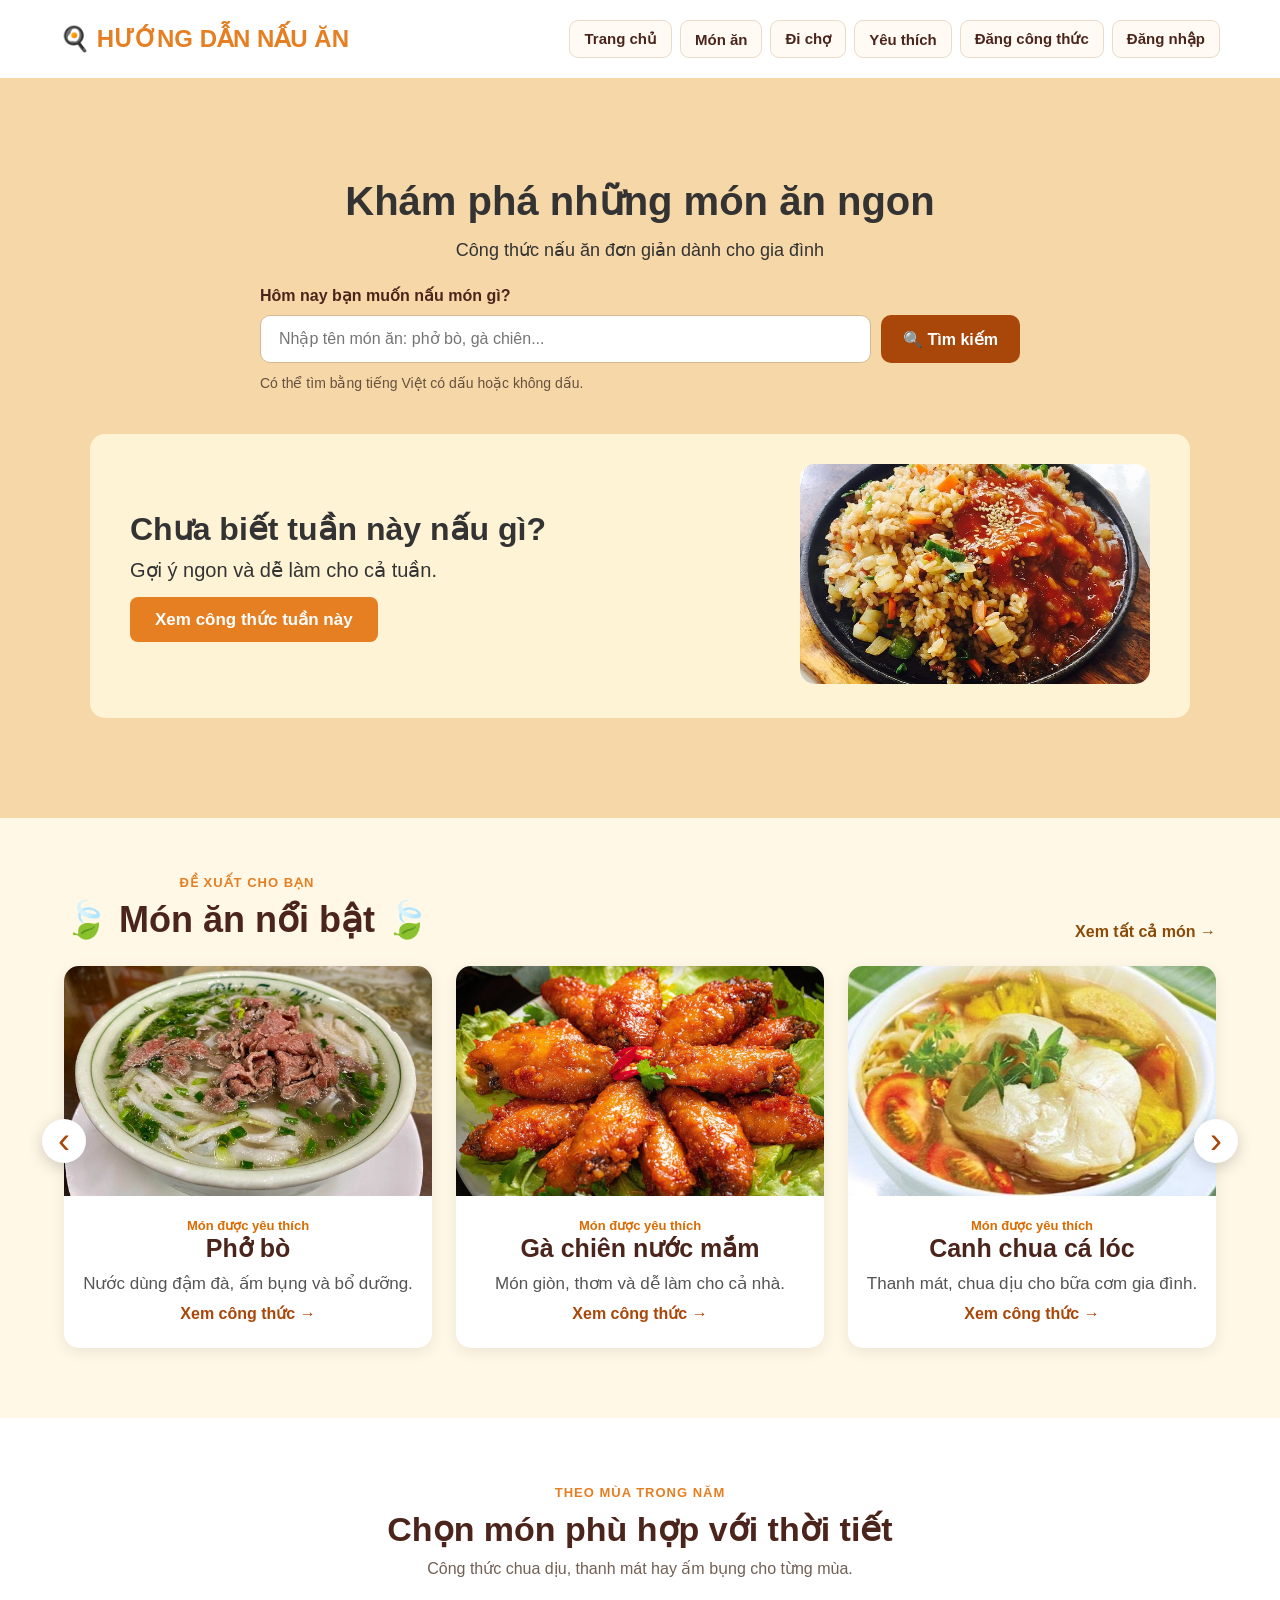
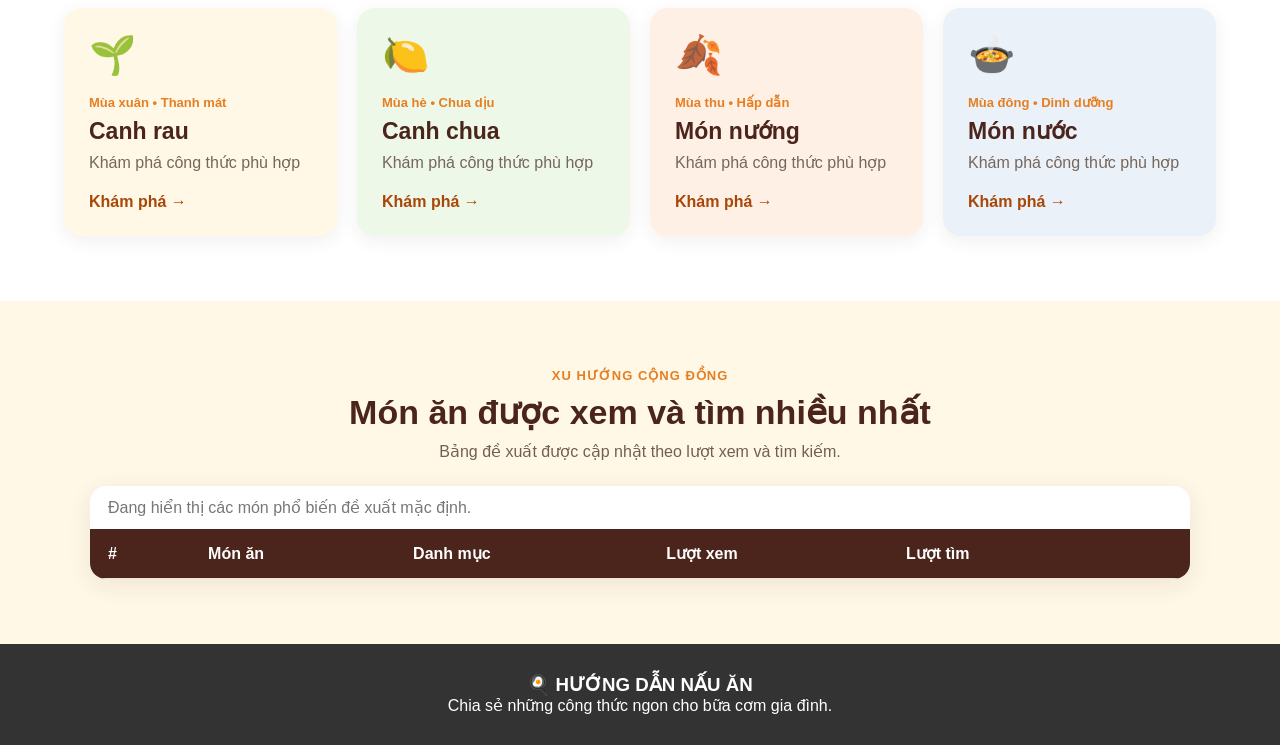
<file: index.html>
<!DOCTYPE html>
<html lang="vi">

<head>
    <meta charset="UTF-8">
    <meta name="viewport" content="width=device-width, initial-scale=1.0">
    <title>Hướng dẫn nấu ăn</title>
    <link rel="stylesheet" href="style.css">
</head>

<body>

<!-- HỘP GỢI Ý MÓN ĂN -->
<div id="hopGoiY" class="hop-goi-y">

    <div class="noi-dung-goi-y">

        <span class="dong" onclick="dongGoiY()">&times;</span>
        <h2>🍽️ Gợi ý món ăn tuần này</h2>
        <p class="mo-ta">
            Một vài món ngon, dễ làm cho gia đình
        </p>

        <div class="goi-y-mon">

            <!-- MÓN 1 -->
            <div class="goi-y-card">
                <img src="images/Dau xot ca chua.jpg" alt="Đậu xốt cà chua">
                <h3>Đậu xốt cà chua</h3>
                <p>⏱ 25 phút</p>
            </div>

            <!-- MÓN 2 -->
            <div class="goi-y-card">
                <img src="images/Com chien.jpg" alt="Cơm chiên">
                <h3>Cơm chiên</h3>
                <p>⏱ 25 phút</p>
            </div>

            <!-- MÓN 3 -->
            <div class="goi-y-card">
                <img src="images/Canh xuong khoai tay ca rot.jpg" alt="Canh xuơng khoai tây cà rốt">
                <h3>Canh xuơng khoai tây cà rốt</h3>
                <p>⏱ 20 phút</p>
            </div>

            <!-- MÓN 4 -->
            <div class="goi-y-card">
                <img src="images/Bun bo.jpg" alt="Bún bò">
                <h3>Bún bò</h3>
                <p>⏱ 20 phút</p>
            </div>
        </div>

        <button class="nut-dong" onclick="dongGoiY()">
            Đóng
        </button>

    </div>

</div>


    <!-- MENU -->
    <header>
        <div class="logo">
            🍳 HƯỚNG DẪN NẤU ĂN
        </div>

        <nav>
            <a href="index.html">Trang chủ</a>
            <a href="mon-an.html">Món ăn</a>
            <a href="di-cho.html">Đi chợ</a>
            <a href="yeu-thich.html">Yêu thích</a>
            <a href="dang-cong-thuc.html" class="recipe-link">Đăng công thức</a>
            <a href="admin.html" class="admin-link" hidden>Quản trị</a>
            <a href="dang-nhap.html" class="auth-link">Đăng nhập</a>
        </nav>
    </header>

    <!-- PHẦN GIỚI THIỆU -->
<section class="banner">

    <h1>Khám phá những món ăn ngon</h1>

    <p>
        Công thức nấu ăn đơn giản dành cho gia đình
    </p>
<form class="khung-tim-kiem" action="mon-an.html" method="get" role="search">
    <label for="timKiemTrangChu">Hôm nay bạn muốn nấu món gì?</label>

    <div class="hang-tim-kiem">
        <input
            type="search"
            id="timKiemTrangChu"
            name="q"
            placeholder="Nhập tên món ăn: phở bò, gà chiên..."
        >
        <button type="submit">🔍 Tìm kiếm</button>
    </div>

    <p class="goi-y-tim-kiem">
        Có thể tìm bằng tiếng Việt có dấu hoặc không dấu.
    </p>
</form>
    <!-- BANNER TUẦN NÀY -->
    <div class="banner-tuan">
        <div class="banner-noi-dung">
            <h2>Chưa biết tuần này nấu gì?</h2>
            <p>Gợi ý ngon và dễ làm cho cả tuần.</p>
            <button onclick="moGoiY()">Xem công thức tuần này</button>
        </div>

        <div class="banner-mon-an">
            <img src="images/Com chien.jpg" alt="Cơm chiên">
        </div>

    </div>

</section>

    <!-- MÓN ĂN NỔI BẬT -->
<section class="mon-an" id="mon-an-noi-bat">
    <div class="tieu-de-noi-bat">
        <div>
            <span class="nhan-phan-khu">Đề xuất cho bạn</span>
            <h2>🍃 Món ăn nổi bật 🍃</h2>
        </div>
        <a class="xem-tat-ca" href="mon-an.html">Xem tất cả món →</a>
    </div>

    <div class="noi-bat-kieu-xoay">
        <button class="nut-chuyen-mon nut-truoc" type="button" aria-label="Món trước">‹</button>
        <div class="danh-sach danh-sach-noi-bat" id="danhSachNoiBat"></div>
        <button class="nut-chuyen-mon nut-sau" type="button" aria-label="Món tiếp theo">›</button>
    </div>
</section>

    <!-- MÓN ĂN THEO MÙA -->
<section class="mon-an-theo-mua">
    <div class="tieu-de-phan-khu">
        <span class="nhan-phan-khu">Theo mùa trong năm</span>
        <h2>Chọn món phù hợp với thời tiết</h2>
        <p>Công thức chua dịu, thanh mát hay ấm bụng cho từng mùa.</p>
    </div>
    <div class="luoi-mon-theo-mua" id="danhSachTheoMua"></div>
</section>

    <!-- MÓN ĂN PHỔ BIẾN -->
<section class="bang-mon-noi-bat">
    <div class="tieu-de-phan-khu">
        <span class="nhan-phan-khu">Xu hướng cộng đồng</span>
        <h2>Món ăn được xem và tìm nhiều nhất</h2>
        <p>Bảng đề xuất được cập nhật theo lượt xem và tìm kiếm.</p>
    </div>
    <div class="khung-bang-noi-bat">
        <p id="bangMonTrong" class="thong-bao-trong" hidden></p>
        <table>
            <thead><tr><th>#</th><th>Món ăn</th><th>Danh mục</th><th>Lượt xem</th><th>Lượt tìm</th><th></th></tr></thead>
            <tbody id="bangMonPhoBien"></tbody>
        </table>
    </div>
</section>

    <!-- DANH MỤC -->


    <!-- FOOTER -->
    <footer>
        <h3>🍳 HƯỚNG DẪN NẤU ĂN</h3>
        <p>
            Chia sẻ những công thức ngon cho bữa cơm gia đình.
        </p>
    </footer>

<script src="config.js"></script>
<script src="script.js"></script>
</body>
</html>
</file>
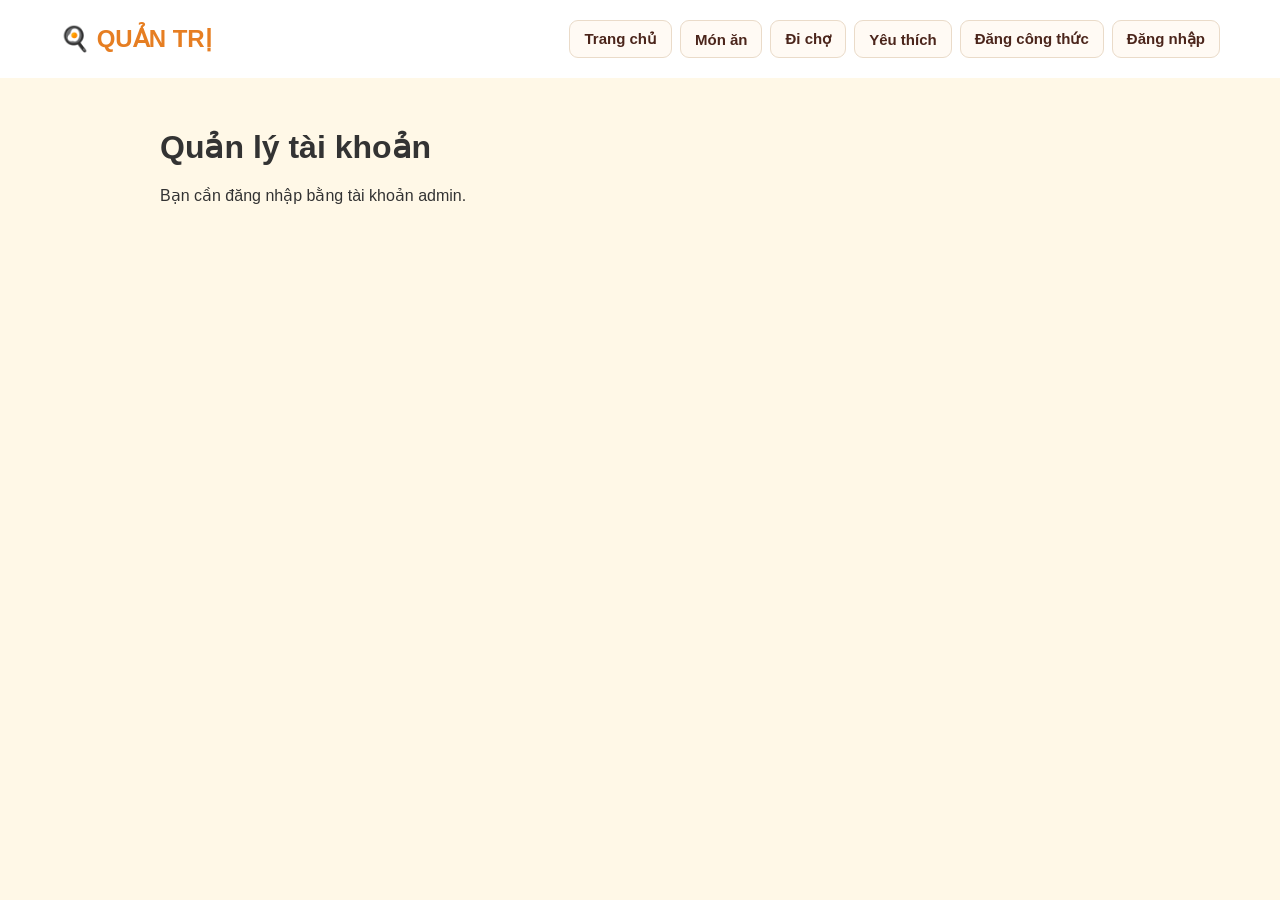
<file: admin.html>
<!DOCTYPE html>
<html lang="vi">
<head>
    <meta charset="UTF-8">
    <meta name="viewport" content="width=device-width, initial-scale=1.0">
    <title>Quản trị - Hướng dẫn nấu ăn</title>
    <link rel="stylesheet" href="style.css">
</head>
<body>
    <header>
        <div class="logo">🍳 QUẢN TRỊ</div>
        <nav>
            <a href="index.html">Trang chủ</a>
            <a href="mon-an.html">Món ăn</a>
            <a href="di-cho.html">Đi chợ</a>
            <a href="yeu-thich.html">Yêu thích</a>
            <a href="dang-cong-thuc.html" class="recipe-link">Đăng công thức</a>
            <a href="admin.html" class="admin-link" hidden>Quản trị</a>
            <a href="dang-nhap.html" class="auth-link">Đăng nhập</a>
        </nav>
    </header>

    <main style="max-width: 1000px; margin: 30px auto; padding: 20px;">
        <h1>Quản lý tài khoản</h1>

        <p id="adminMessage" role="status" style="margin: 20px 0;">
            Đang kiểm tra quyền truy cập...
        </p>

        <div id="adminContent" hidden>
            <section style="margin-bottom: 35px;">
                <h2>Duyệt công thức đăng mới</h2>
                <p>Quản trị viên tự chọn danh mục và độ khó trước khi công thức xuất hiện công khai.</p>
                <div id="pendingRecipeList"></div>
            </section>

            <div style="overflow-x: auto;">
            <table style="width: 100%; border-collapse: collapse;">
                <caption>Danh sách tài khoản trong hệ thống</caption>
                <thead>
                    <tr>
                        <th scope="col">ID</th>
                        <th scope="col">Tên đăng nhập</th>
                        <th scope="col">Quyền</th>
                        <th scope="col">Trạng thái</th>
                        <th scope="col">Thao tác</th>
                    </tr>
                </thead>
                <tbody id="userTableBody"></tbody>
            </table>
            </div>
        </div>
    </main>

    <script src="config.js"></script>
    <script src="script.js"></script>
    <script src="admin.js"></script>
</body>
</html>
</file>
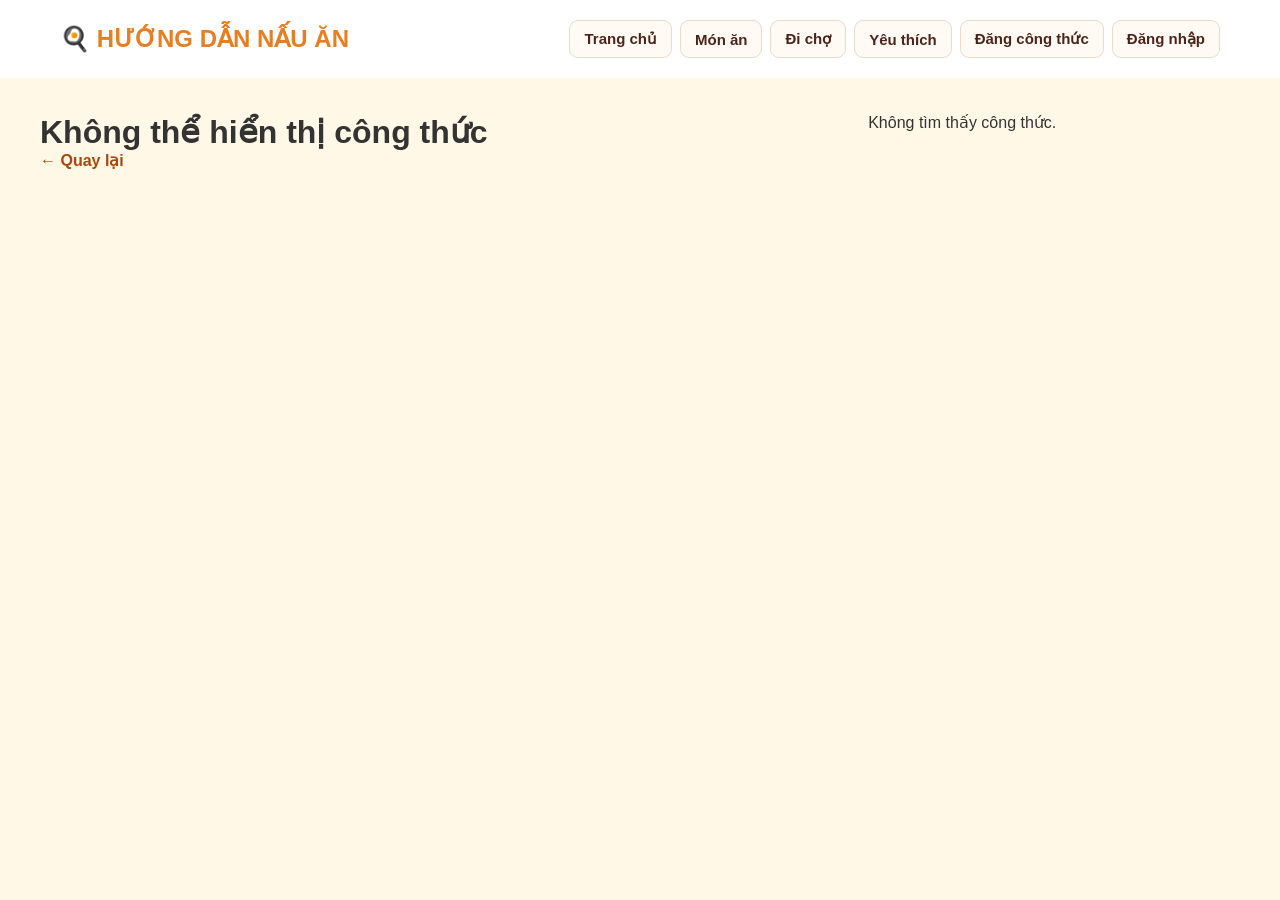
<file: chi-tiet-mon.html>
<!DOCTYPE html>
<html lang="vi">
<head>
    <meta charset="UTF-8">
    <meta name="viewport" content="width=device-width, initial-scale=1.0">
    <title>Chi tiết món ăn</title>
    <link rel="stylesheet" href="style.css">

    <style>
        #commentContent {
            display: block;
            width: 100%;
            box-sizing: border-box;
            min-height: 100px;
            margin: 12px 0;
            padding: 12px;
            border: 1px solid #d8b99c;
            border-radius: 8px;
            font: inherit;
            resize: vertical;
        }

        #commentForm button,
        #commentReload,
        .comment-card button {
            padding: 10px 16px;
            border: 0;
            border-radius: 8px;
            background: #a94708;
            color: white;
            cursor: pointer;
        }

        #commentForm button:disabled,
        #commentReload:disabled,
        .comment-card button:disabled {
            opacity: 0.6;
            cursor: wait;
        }

        #commentMessage {
            margin: 12px 0;
        }

        .comment-card {
            padding: 16px 0;
            border-bottom: 1px solid #ead8c5;
        }

        .comment-card small {
            display: block;
            margin-top: 6px;
            color: #65513f;
        }

        .comment-text {
            white-space: pre-wrap;
            overflow-wrap: anywhere;
            margin: 12px 0;
        }

        #commentLogin[hidden],
        #commentReload[hidden] {
            display: none;
        }

        .thao-tac-di-cho {
            display: grid;
            gap: 12px;
            margin: 20px 0;
        }

        #themVaoDiCho {
            width: 100%;
            padding: 14px 16px;
            border: none;
            border-radius: 10px;
            background: #4b7043;
            color: white;
            font: inherit;
            font-weight: bold;
            cursor: pointer;
        }

        #themVaoDiCho:hover {
            background: #365330;
        }

        #themVaoDiCho:disabled {
            opacity: 0.6;
            cursor: not-allowed;
        }

        .thao-tac-di-cho a {
            color: #a9470b;
            text-align: center;
        }

        #diChoMessage {
            margin: 0;
            color: #365330;
            line-height: 1.5;
        }
    </style>
</head>

<body>
    <header>
        <div class="logo">🍳 HƯỚNG DẪN NẤU ĂN</div>

        <nav>
            <a href="index.html">Trang chủ</a>
            <a href="mon-an.html">Món ăn</a>
            <a href="di-cho.html">Đi chợ</a>
            <a href="yeu-thich.html">Yêu thích</a>
            <a href="dang-cong-thuc.html" class="recipe-link">Đăng công thức</a>
            <a href="admin.html" class="admin-link" hidden>Quản trị</a>
            <a href="dang-nhap.html" class="auth-link">Đăng nhập</a>
        </nav>
    </header>

    <main class="chi-tiet-mon">
        <a class="nut-quay-lai" href="mon-an.html">
            ← Quay lại danh sách món
        </a>

        <section class="chi-tiet-dau-trang">
            <div class="chi-tiet-anh">
                <img id="chiTietAnh" src="" alt="">
            </div>

            <aside class="chi-tiet-thong-tin">
                <span id="chiTietDanhMuc" class="nhan-danh-muc"></span>
                <h1 id="chiTietTenMon"></h1>
                <p id="chiTietMoTa"></p>

                <div class="thong-so-mon">
                    <div>
                        <strong>⏱ Thời gian</strong>
                        <span id="chiTietThoiGian"></span>
                    </div>
                    <div>
                        <strong>🍽 Khẩu phần</strong>
                        <span id="chiTietKhauPhan">Chưa cập nhật</span>
                    </div>
                    <div>
                        <strong>⭐ Độ khó</strong>
                        <span id="chiTietDoKho">Chưa cập nhật</span>
                    </div>
                </div>

                <div class="bo-chon-khau-phan">
                    <label for="soNguoiAn">Khẩu phần gia đình</label>
                    <div>
                        <button
                            id="giamNguoiAn"
                            type="button"
                            aria-label="Giảm số người"
                        >−</button>

                        <select
                            id="soNguoiAn"
                            aria-label="Số người trong gia đình"
                        >
                            <option value="1">1 người</option>
                            <option value="2">2 người</option>
                            <option value="3">3 người</option>
                            <option value="4">4 người</option>
                            <option value="5">5 người</option>
                            <option value="6">6 người</option>
                            <option value="7">7 người</option>
                            <option value="8">8 người</option>
                            <option value="9">9 người</option>
                            <option value="10">10 người</option>
                        </select>

                        <button
                            id="tangNguoiAn"
                            type="button"
                            aria-label="Tăng số người"
                        >+</button>
                    </div>

                    <small id="ghiChuKhauPhan">
                        Định lượng đang được tính theo 4 người.
                    </small>
                </div>

                <div class="thao-tac-di-cho">
                    <button id="themVaoDiCho" type="button" disabled>
                        🛒 Thêm vào danh sách đi chợ
                    </button>

                    <a href="di-cho.html">Xem danh sách đi chợ</a>

                    <p id="diChoMessage" role="status"></p>
                </div>

                <button class="nut-yeu-thich" type="button">
                    ♡ Lưu công thức
                </button>

                <div
                    id="recipeOwnerActions"
                    class="recipe-owner-actions"
                    hidden
                >
                    <a id="editRecipeLink" class="nut-sua-cong-thuc">
                        Sửa công thức
                    </a>

                    <button
                        id="deleteRecipeButton"
                        class="nut-xoa-cong-thuc"
                        type="button"
                    >
                        Xóa công thức
                    </button>
                </div>
            </aside>
        </section>

        <section class="noi-dung-cong-thuc">
            <div class="khoi-noi-dung">
                <h2>🧂 Nguyên liệu</h2>
                <ul id="chiTietNguyenLieu"></ul>
            </div>

            <div class="khoi-noi-dung">
                <h2>👨‍🍳 Cách làm</h2>
                <ol id="chiTietCachLam"></ol>
            </div>

            <div class="khoi-noi-dung">
                <h2>🎥 Video hướng dẫn</h2>
                <div id="khungVideo"></div>
            </div>

            <div class="khoi-noi-dung">
                <h2>💬 Bình luận</h2>

                <a id="commentLogin" href="dang-nhap.html" hidden>
                    Đăng nhập để gửi bình luận
                </a>

                <form id="commentForm">
                    <label for="commentContent">Ý kiến của bạn</label>

                    <textarea
                        id="commentContent"
                        maxlength="1000"
                        required
                        disabled
                        placeholder="Nhập bình luận, tối đa 1.000 ký tự..."
                    ></textarea>

                    <button id="commentSubmit" type="submit" disabled>
                        Gửi bình luận
                    </button>
                </form>

                <p
                    id="commentMessage"
                    role="status"
                    aria-live="polite"
                ></p>

                <button id="commentReload" type="button">
                    Tải lại bình luận
                </button>

                <div id="commentList"></div>
            </div>
        </section>
    </main>

    <script src="config.js"></script>
    <script src="script.js"></script>
    <script src="cong-thuc.js"></script>
    <script src="chi-tiet.js"></script>
    <script src="binh-luan.js"></script>
</body>
</html>
</file>
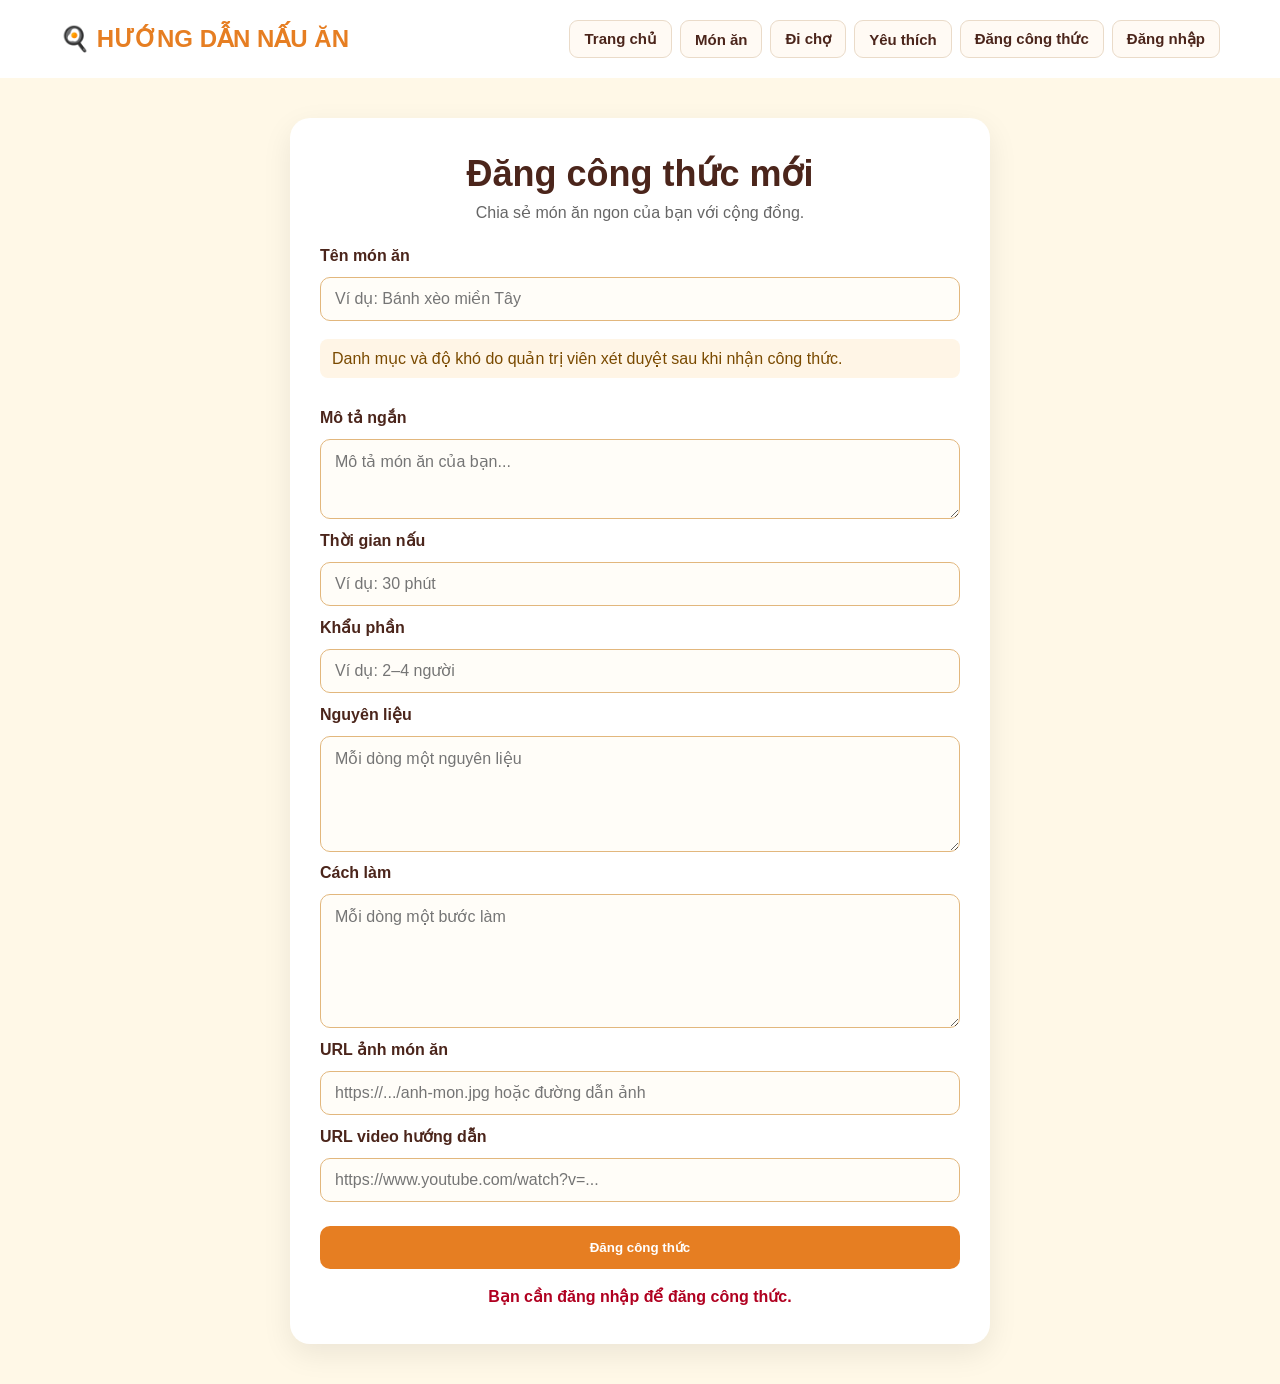
<file: dang-cong-thuc.html>
<!DOCTYPE html>
<html lang="vi">

<head>
    <meta charset="UTF-8">
    <meta name="viewport" content="width=device-width, initial-scale=1.0">
    <title>Đăng công thức - Hướng Dẫn Nấu Ăn</title>
    <link rel="stylesheet" href="style.css">
</head>

<body>
    <header>
        <div class="logo">
            🍳 HƯỚNG DẪN NẤU ĂN
        </div>

        <nav>
            <a href="index.html">Trang chủ</a>
            <a href="mon-an.html">Món ăn</a>
            <a href="di-cho.html">Đi chợ</a>
            <a href="yeu-thich.html">Yêu thích</a>
            <a href="dang-cong-thuc.html" class="recipe-link">Đăng công thức</a>
            <a href="admin.html" class="admin-link" hidden>Quản trị</a>
            <a href="dang-nhap.html" class="auth-link">Đăng nhập</a>
        </nav>
    </header>

    <main class="auth-page">
        <div class="auth-card wide-card">
            <h1 id="recipeFormTitle">Đăng công thức mới</h1>
            <p class="auth-subtitle">Chia sẻ món ăn ngon của bạn với cộng đồng.</p>

            <form id="recipeForm" class="form-box">
                <label for="recipeName">Tên món ăn</label>
                <input type="text" id="recipeName" name="recipeName" placeholder="Ví dụ: Bánh xèo miền Tây" required>

                <p class="recipe-moderation-note">
                    Danh mục và độ khó do quản trị viên xét duyệt sau khi nhận công thức.
                </p>

                <label for="recipeDescription">Mô tả ngắn</label>
                <textarea id="recipeDescription" name="recipeDescription" rows="3" placeholder="Mô tả món ăn của bạn..." required></textarea>

                <label for="recipeCookTime">Thời gian nấu</label>
                <input type="text" id="recipeCookTime" name="recipeCookTime" placeholder="Ví dụ: 30 phút">

                <label for="recipeServings">Khẩu phần</label>
                <input type="text" id="recipeServings" name="recipeServings" placeholder="Ví dụ: 2–4 người">

                <label for="recipeIngredients">Nguyên liệu</label>
                <textarea id="recipeIngredients" name="recipeIngredients" rows="5" placeholder="Mỗi dòng một nguyên liệu" required></textarea>

                <label for="recipeSteps">Cách làm</label>
                <textarea id="recipeSteps" name="recipeSteps" rows="6" placeholder="Mỗi dòng một bước làm" required></textarea>

                <label for="recipeImage">URL ảnh món ăn</label>
                <input type="text" id="recipeImage" name="recipeImage" inputmode="url" placeholder="https://.../anh-mon.jpg hoặc đường dẫn ảnh">

                <label for="recipeVideo">URL video hướng dẫn</label>
                <input type="url" id="recipeVideo" name="recipeVideo" placeholder="https://www.youtube.com/watch?v=...">

                <button type="submit">Đăng công thức</button>
            </form>

            <p id="recipeMessage" class="form-message"></p>
            <p id="recipeResultLink" class="form-message" hidden></p>
        </div>
    </main>

    <script src="config.js"></script>
    <script src="script.js"></script>
</body>

</html>
</file>
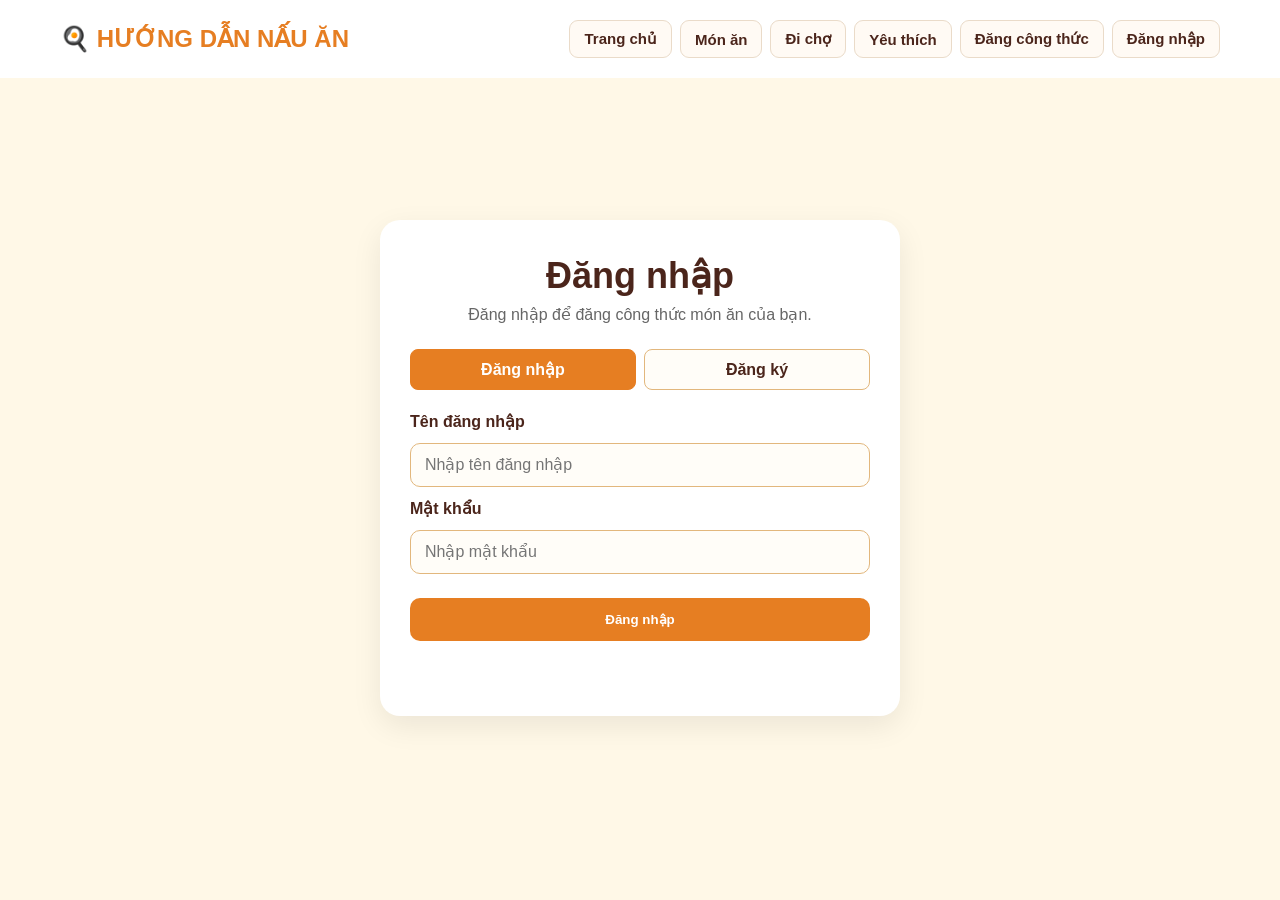
<file: dang-nhap.html>
<!DOCTYPE html>
<html lang="vi">

<head>
    <meta charset="UTF-8">
    <meta name="viewport" content="width=device-width, initial-scale=1.0">
    <title>Đăng nhập - Hướng Dẫn Nấu Ăn</title>
    <link rel="stylesheet" href="style.css">
</head>

<body>
    <header>
        <div class="logo">
            🍳 HƯỚNG DẪN NẤU ĂN
        </div>

        <nav>
            <a href="index.html">Trang chủ</a>
            <a href="mon-an.html">Món ăn</a>
            <a href="di-cho.html">Đi chợ</a>
            <a href="yeu-thich.html">Yêu thích</a>
            <a href="dang-cong-thuc.html" class="recipe-link">Đăng công thức</a>
            <a href="admin.html" class="admin-link" hidden>Quản trị</a>
            <a href="dang-nhap.html" class="auth-link">Đăng nhập</a>
        </nav>
    </header>

    <main class="auth-page">
        <div class="auth-card">
            <h1 id="authTitle">Đăng nhập</h1>
            <p id="authSubtitle" class="auth-subtitle">Đăng nhập để đăng công thức món ăn của bạn.</p>

            <div class="auth-mode" role="group" aria-label="Chọn hình thức tài khoản">
                <button type="button" id="loginMode" aria-pressed="true">Đăng nhập</button>
                <button type="button" id="registerMode" aria-pressed="false">Đăng ký</button>
            </div>

            <form id="loginForm" class="form-box">
                <label for="username">Tên đăng nhập</label>
                <input type="text" id="username" name="username" placeholder="Nhập tên đăng nhập" autocomplete="username" required>

                <label for="password">Mật khẩu</label>
                <input type="password" id="password" name="password" placeholder="Nhập mật khẩu" autocomplete="current-password" required>

                <div id="confirmPasswordField" hidden>
                    <label for="confirmPassword">Xác nhận mật khẩu</label>
                    <input type="password" id="confirmPassword" name="confirmPassword" placeholder="Nhập lại mật khẩu" autocomplete="new-password">
                </div>

                <button type="submit" id="authSubmit">Đăng nhập</button>
            </form>

            <p id="loginMessage" class="form-message"></p>
        </div>
    </main>

    <script src="config.js"></script>
    <script src="script.js"></script>
</body>

</html>
</file>
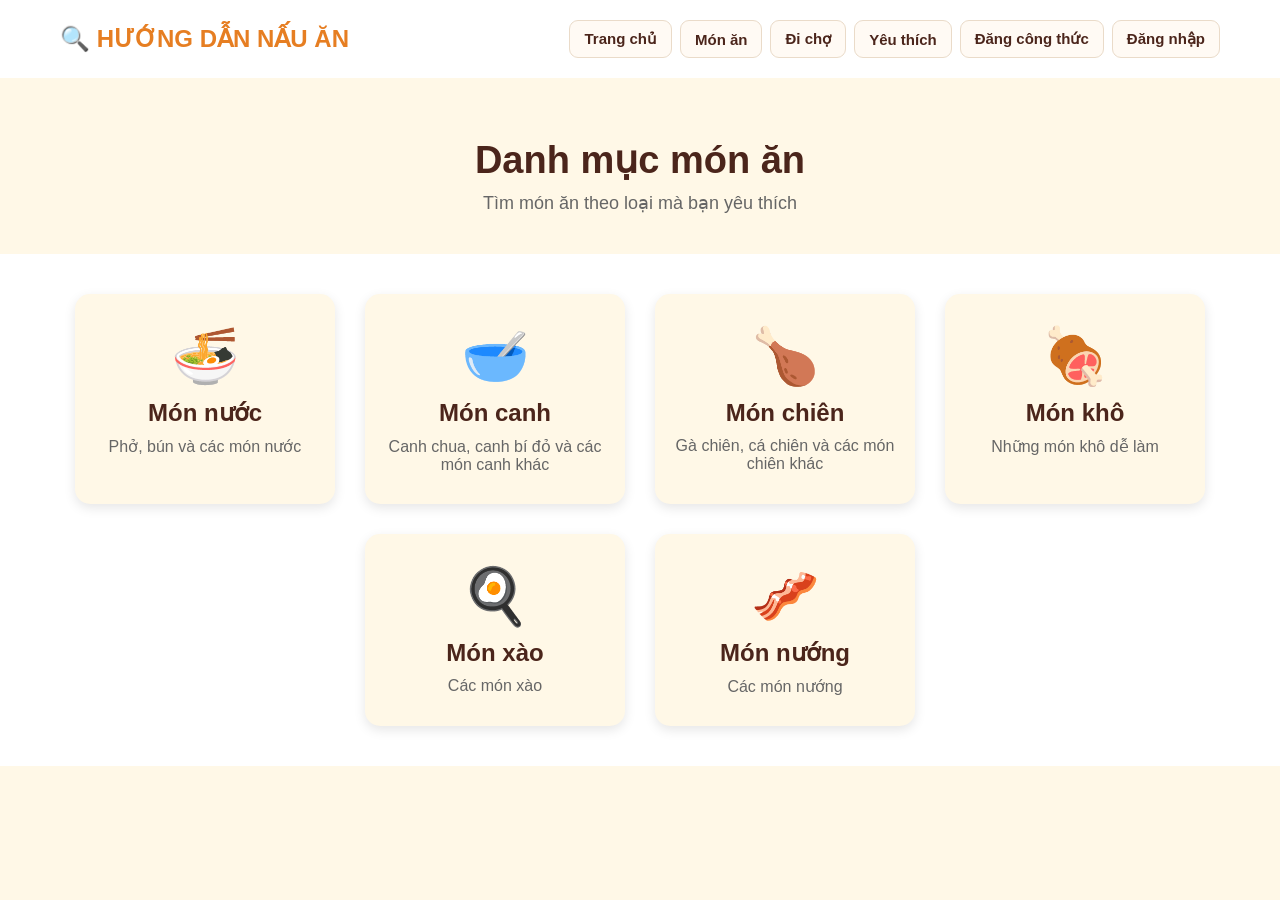
<file: danh-muc.html>
<!DOCTYPE html>
<html lang="vi">

<head>
    <meta charset="UTF-8">
    <meta name="viewport" content="width=device-width, initial-scale=1.0">
    <title>Danh mục - Hướng Dẫn Nấu Ăn</title>
    <link rel="stylesheet" href="style.css">
</head>

<body>

    <!-- HEADER -->
    <header>

        <div class="logo">
            🔍 HƯỚNG DẪN NẤU ĂN
        </div>


        <nav>
            <a href="index.html">Trang chủ</a>
            <a href="mon-an.html">Món ăn</a>
            <a href="di-cho.html">Đi chợ</a>
            <a href="yeu-thich.html">Yêu thích</a>
            <a href="dang-cong-thuc.html" class="recipe-link">Đăng công thức</a>
            <a href="admin.html" class="admin-link" hidden>Quản trị</a>
            <a href="dang-nhap.html" class="auth-link">Đăng nhập</a>
        </nav>

    </header>

    <!-- TIÊU ĐỀ -->
    <section class="tieu-de-trang">

        <h1>Danh mục món ăn</h1>
        <p>
            Tìm món ăn theo loại mà bạn yêu thích
        </p>

    </section>

    <!-- DANH MỤC -->
<section class="danh-muc">

<a href="mon-an.html?loai=nuoc" class="danh-muc-card">
    <div class="icon">🍜</div>
    <h2>Món nước</h2>
    <p>Phở, bún và các món nước</p>
</a>

<a href="mon-an.html?loai=canh" class="danh-muc-card">
    <div class="icon">🥣</div>
    <h2>Món canh</h2>
    <p>Canh chua, canh bí đỏ và các món canh khác</p>
</a>

<a href="mon-an.html?loai=chien" class="danh-muc-card">
    <div class="icon">🍗</div>
    <h2>Món chiên</h2>
    <p>Gà chiên, cá chiên và các món chiên khác</p>
</a>

<a href="mon-an.html?loai=kho" class="danh-muc-card">
    <div class="icon">🍖</div>
    <h2>Món khô</h2>
    <p>Những món khô dễ làm</p>
</a>

<a href="mon-an.html?loai=xao" class="danh-muc-card">
    <div class="icon">🍳</div>
    <h2>Món xào</h2>
    <p>Các món xào</p>
</a>

<a href="mon-an.html?loai=nuong" class="danh-muc-card">
    <div class="icon">🥓</div>
    <h2>Món nướng</h2>
    <p>Các món nướng</p>
</a>

</section>

<script src="config.js"></script>
<script src="script.js"></script>
</body>

</html>
</file>
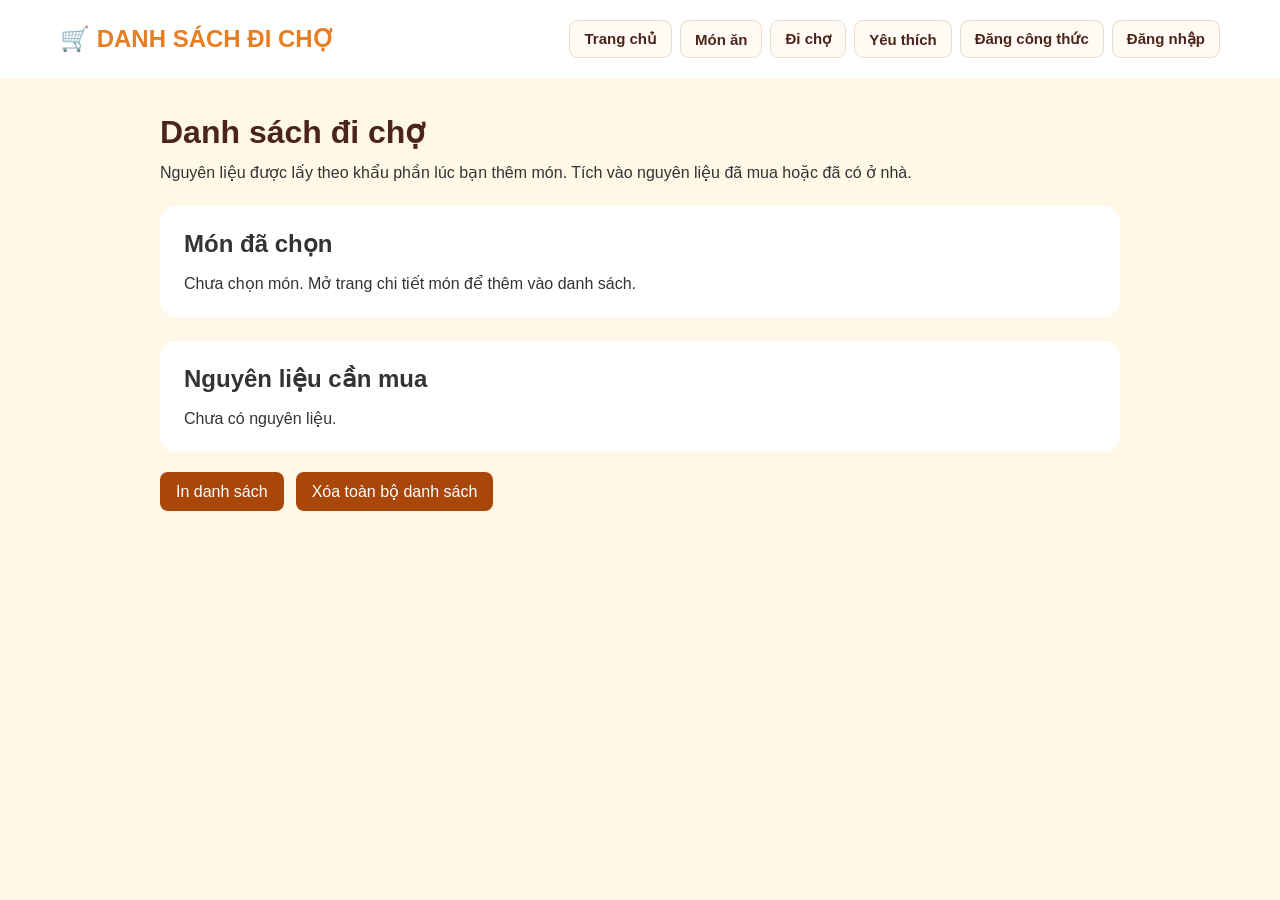
<file: di-cho.html>
<!DOCTYPE html>
<html lang="vi">
<head>
    <meta charset="UTF-8">
    <meta name="viewport" content="width=device-width, initial-scale=1.0">
    <title>Danh sách đi chợ</title>
    <link rel="stylesheet" href="style.css">

    <style>
        .di-cho-page {
            max-width: 1000px;
            margin: 35px auto;
            padding: 0 20px 50px;
        }

        .di-cho-page h1 {
            margin-bottom: 12px;
            color: #4b251b;
        }

        .di-cho-box {
            margin-top: 24px;
            padding: 24px;
            background: white;
            border-radius: 16px;
        }

        .di-cho-box h2 {
            margin-bottom: 16px;
        }

        .shopping-recipe {
            display: flex;
            justify-content: space-between;
            align-items: center;
            flex-wrap: wrap;
            gap: 12px;
            padding: 14px 0;
            border-bottom: 1px solid #ead8c5;
        }

        .shopping-item {
            display: flex;
            align-items: flex-start;
            gap: 12px;
            padding: 14px 0;
            border-bottom: 1px solid #ead8c5;
        }

        .shopping-item input {
            margin-top: 3px;
            width: 18px;
            height: 18px;
        }

        .shopping-item:has(input:checked) span {
            text-decoration: line-through;
            color: #777;
        }

        .di-cho-page button {
            padding: 10px 16px;
            border: none;
            border-radius: 8px;
            background: #a9470b;
            color: white;
            font: inherit;
            cursor: pointer;
        }

        .di-cho-tools {
            display: flex;
            flex-wrap: wrap;
            gap: 12px;
            margin-top: 20px;
        }

        #shoppingMessage {
            margin: 16px 0;
            line-height: 1.5;
        }

        @media print {
            header,
            .di-cho-tools,
            .shopping-recipe button {
                display: none;
            }

            body {
                background: white;
            }

            .di-cho-page {
                margin: 0;
                max-width: none;
            }
        }
    </style>
</head>

<body>
    <header>
        <div class="logo">🛒 DANH SÁCH ĐI CHỢ</div>

        <nav>
            <a href="index.html">Trang chủ</a>
            <a href="mon-an.html">Món ăn</a>
            <a href="di-cho.html">Đi chợ</a>
            <a href="yeu-thich.html">Yêu thích</a>
            <a href="dang-cong-thuc.html" class="recipe-link">Đăng công thức</a>
            <a href="admin.html" class="admin-link" hidden>Quản trị</a>
            <a href="dang-nhap.html" class="auth-link">Đăng nhập</a>
        </nav>
    </header>

    <main class="di-cho-page">
        <h1>Danh sách đi chợ</h1>
        <p>
            Nguyên liệu được lấy theo khẩu phần lúc bạn thêm món.
            Tích vào nguyên liệu đã mua hoặc đã có ở nhà.
        </p>

        <p id="shoppingMessage" role="status"></p>

        <section class="di-cho-box">
            <h2>Món đã chọn</h2>
            <div id="shoppingRecipes"></div>
        </section>

        <section class="di-cho-box">
            <h2>Nguyên liệu cần mua</h2>
            <div id="shoppingIngredients"></div>
        </section>

        <div class="di-cho-tools">
            <button id="printShopping" type="button">
                In danh sách
            </button>

            <button id="clearShopping" type="button">
                Xóa toàn bộ danh sách
            </button>
        </div>
    </main>

    <script src="config.js"></script>
    <script src="script.js"></script>
    <script src="di-cho.js"></script>
</body>
</html>
</file>
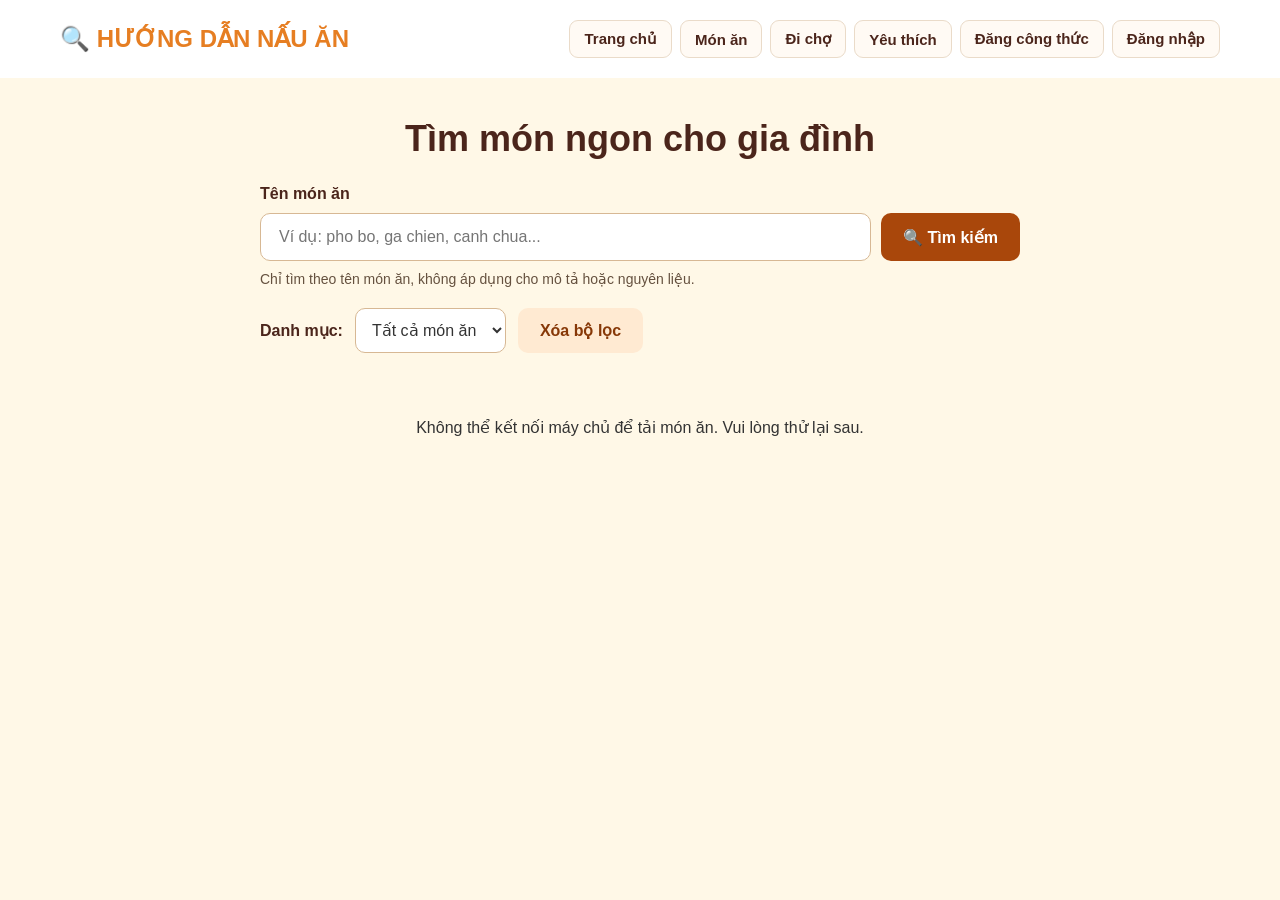
<file: mon-an.html>
<!DOCTYPE html>
<html lang="vi">

<head>
    <meta charset="UTF-8">
    <meta name="viewport" content="width=device-width, initial-scale=1.0">
    <title>Món ăn - Hướng Dẫn Nấu Ăn</title>
    <link rel="stylesheet" href="style.css">
</head>

<body>

    <!-- TIÊU ĐỀ -->
<header>

    <div class="logo">
        🔍 HƯỚNG DẪN NẤU ĂN
    </div>

    <nav>
            <a href="index.html">Trang chủ</a>
            <a href="mon-an.html">Món ăn</a>
            <a href="di-cho.html">Đi chợ</a>
            <a href="yeu-thich.html">Yêu thích</a>
            <a href="dang-cong-thuc.html" class="recipe-link">Đăng công thức</a>
            <a href="admin.html" class="admin-link" hidden>Quản trị</a>
            <a href="dang-nhap.html" class="auth-link">Đăng nhập</a>
        </nav>

</header>
<section class="khu-tim-kiem">
    <h1>Tìm món ngon cho gia đình</h1>

    <form id="formTimKiem" class="khung-tim-kiem" role="search">
        <label for="tuKhoa">Tên món ăn</label>

        <div class="hang-tim-kiem">
            <input
                type="search"
                id="tuKhoa"
                name="q"
                placeholder="Ví dụ: pho bo, ga chien, canh chua..."
            >
            <button type="submit">🔍 Tìm kiếm</button>
        </div>
        <p class="ghi-chu-tim-kiem">
            Chỉ tìm theo tên món ăn, không áp dụng cho mô tả hoặc nguyên liệu.
        </p>

        <div class="hang-bo-loc">
            <label for="locDanhMuc">Danh mục:</label>

            <select id="locDanhMuc" name="loai">
                <option value="">Tất cả món ăn</option>
                <option value="nuoc">Món nước</option>
                <option value="canh">Món canh</option>
                <option value="chien">Món chiên</option>
                <option value="kho">Món khô</option>
                <option value="xao">Món xào</option>
                <option value="nuong">Món nướng</option>
            </select>

            <button type="button" id="xoaBoLoc" class="nut-xoa">
                Xóa bộ lọc
            </button>
        </div>
    </form>

    <p id="soKetQua" role="status" aria-live="polite"></p>

    <div id="khongCoKetQua" hidden>
        <h2>Không tìm thấy món ăn phù hợp</h2>
        <p>Thử từ khóa khác hoặc xóa bộ lọc nhé!</p>
    </div>
</section>
    <!-- DANH SÁCH MÓN -->
    <section class="danh-sach-mon">
        <!-- PHỞ BÒ -->
        <div class="mon-card">
            <img src="images/Pho bo.jpg" alt="Phở bò">
            <h2>Phở bò</h2>
            <p>
                Món nước truyền thống Việt Nam
            </p>
            <span>Món nước</span>
        </div>

        <!-- BÒ NƯỚNG TẢNG -->
        <div class="mon-card">
            <img src="images/Bo nuong tang.jpg" alt="Bò nướng táng">
            <h2>Bò nướng tảng</h2>
            <p>
                Món nướng truyền thống Việt Nam
            </p>
            <span>Món nướng</span>
        </div>

        <!-- GÀ CHIÊN NƯỚC MẮM -->
        <div class="mon-card">
            <img src="images/Ga chien nuoc mam.jpg" alt="Gà chiên nước mắm">
            <h2>Gà chiên nước mắm</h2>
            <p>
                Gà chiên giòn thơm ngon
            </p>
            <span>Món chiên</span>
        </div>

        <!-- CANH CHUA CA LOC -->
        <div class="mon-card">
            <img src="images/Canh chua ca loc.jpg" alt="Canh chua cá lóc">
            <h2>Canh chua cá lóc</h2>
            <p>
                Món canh cho bữa cơm gia đình
            </p>
            <span>Món canh</span>
        </div>

        <!-- CƠM CHIÊN -->
        <div class="mon-card" onclick="window.location.href='chi-tiet-mon.html?id=1'">
            <img src="images/Com chien.jpg" alt="Cơm chiên">
            <h2>Cơm chiên</h2>
            <p>
                Cơm chiên đơn giản, dễ làm
            </p>
            <span>Món chiên</span>
        </div>

        <!-- SƯỜN XÀO CHUA NGỌT -->
        <div class="mon-card">
            <img src="images/Suon xao chua ngot.jpg" alt="Sườn xào chua ngọt">
            <h2>Sườn xào chua ngọt</h2>
            <p>
                Món ngon, đậm đà, thích hợp cho bữa cơm gia đình
            </p>
            <span>Món xào</span>
        </div>

        <!-- GÀ NƯỚNG MẬT ONG -->
        <div class="mon-card">
            <img src="images/Ga nuong mat ong.jpg" alt="Gà nướng mật ong">
            <h2>Gà nướng mật ong</h2>
            <p>
                Món nướng truyền thống Việt Nam
            </p>
            <span>Món nướng</span>
        </div>

        <!-- ĐẬU XỐT CÀ CHUA -->
        <div class="mon-card" onclick="window.location.href='chi-tiet-mon.html?mon=%C4%90%E1%BA%ADu%20x%E1%BB%91t%20c%C3%A0%20chua'">
            <img src="images/Dau xot ca chua.jpg" alt="Đậu xốt cà chua">
            <h2>Đậu xốt cà chua</h2>
            <p>
                Món ngon thích hợp cho bữa cơm gia đình
            </p>
            <span>Món xào</span>
        </div>

        <!-- CANH XƯƠNG KHOAI TÂY CÀ RỐT -->
        <div class="mon-card" onclick="window.location.href='chi-tiet-mon.html?mon=Canh%20x%C6%B0%C6%A1ng%20khoai%20t%C3%A2y%20c%C3%A0%20r%E1%BB%91t'">
            <img src="images/Canh xuong khoai tay ca rot.jpg" alt="Canh xương khoai tây cà rốt">
            <h2>Canh xương khoai tây cà rốt</h2>
            <p>
                Món canh cho bữa cơm gia đình
            </p>
            <span>Món canh</span>
        </div>

        <!-- BÚN BÒ -->
        <div class="mon-card" onclick="window.location.href='chi-tiet-mon.html?mon=B%C3%BAn%20b%C3%B2'">
            <img src="images/Bun bo.jpg" alt="Bún bò">
            <h2>Bún bò</h2>
            <p>
                Món nước truyền thống Việt Nam
            </p>
            <span>Món nước</span>
        </div>

        <!-- BÚN MĂNG VỊT -->
        <div class="mon-card">
            <img src="images/Bun mang vit.jpg" alt="Bún măng vịt">
            <h2>Bún măng vịt</h2>
            <p>
                Món nước truyền thống Việt Nam
            </p>
            <span>Món nước</span>
        </div>

        <!-- HỦ TIẾU XUONNG -->
        <div class="mon-card">
            <img src="images/Hu tieu xuong.jpg" alt="Hủ tiếu xương">
            <h2>Hủ tiếu xương</h2>
            <p>
                Món nước truyền thống Việt Nam
            </p>
            <span>Món nước</span>
        </div>

        <!-- DAU HU CHIEN XA OT -->
        <div class="mon-card">
            <img src="images/Dau hu chien xa ot.jpg" alt="Đậu hũ chiên xả ớt">
            <h2>Đậu hũ chiên xả ớt</h2>
            <p>
                Món ăn vặt ngon lành
            </p>
            <span>Món chiên</span>
        </div>

        <!-- COM GA XO MO -->
        <div class="mon-card">
            <img src="images/Com ga xoi mo.jpg" alt="Cơm gà xối mỡ">
            <h2>Cơm gà xối mỡ</h2>
            <p>
                Cơm gà xối mỡ ngon lành
            </p>
            <span>Món chiên</span>
        </div>

        <!-- CANH THT BAM NAU CAI NGOT -->
        <div class="mon-card">
            <img src="images/Canh thit bam nau cai ngot.jpg" alt="Canh thịt băm nấu cái ngọt">
            <h2>Canh thịt băm nấu cái ngọt</h2>
            <p>
                Món canh cho bữa cơm gia đình
            </p>
            <span>Món canh</span>
        </div>

        <!-- MÌ QUẢNG -->
        <div class="mon-card">
            <img src="images/Mi quang.jpg" alt="Mì quảng">
            <h2>Mì quảng</h2>
            <p>
                Món nước truyền thống Việt Nam
            </p>
            <span>Món nước</span>
        </div>

        <!-- NEM RAN -->
        <div class="mon-card">
            <img src="images/Nem ran.jpg" alt="Nem rán">
            <h2>Nem rán</h2>
            <p>
                Món ăn vặt ngon lành
            </p>
            <span>Món chiên</span>
        </div>

        <!-- PHO GA -->
        <div class="mon-card">
            <img src="images/Pho ga.jpg" alt="Phở gà">
            <h2>Phở gà</h2>
            <p>
                Món nước truyền thống Việt Nam
            </p>
            <span>Món nước</span>
        </div>

        <!-- CANH BAU NAU TOM -->
        <div class="mon-card">
            <img src="images/Canh bau nau tom.jpg" alt="Canh bầu nấu tôm">
            <h2>Canh bầu nấu tôm</h2>
            <p>
                Món canh cho bữa cơm gia đình
            </p>
            <span>Món canh</span>
        </div>

        <!-- BUN DAU MAM TOM -->
        <div class="mon-card">
            <img src="images/Bun dau mam tom.jpg" alt="Bún đậu mắm tôm">
            <h2>Bún đậu mắm tôm</h2>
            <p>
                Món khô truyền thống Việt Nam
            </p>
            <span>Món khô</span>
        </div>

        <!-- BUN MOC -->
        <div class="mon-card">
            <img src="images/Bun moc.jpg" alt="Bún mọc">
            <h2>Bún mọc</h2>
            <p>
                Món nước truyền thống Việt Nam
            </p>
            <span>Món nước</span>
        </div>

        <!-- TRUNG CHIEN THIT BAM -->
        <div class="mon-card">
            <img src="images/Trung chien thit bam.jpg" alt="Trứng chiên thịt băm">
            <h2>Trứng chiên thịt băm</h2>
            <p>
                Món trứng chiên thịt ngon lành
            </p>
            <span>Món chiên</span>
        </div>

        <!-- BUN MAM -->
        <div class="mon-card">
            <img src="images/Bun mam.jpg" alt="Bún mắm">
            <h2>Bún mắm</h2>
            <p>
                Món nước truyền thống Việt Nam
            </p>
            <span>Món nước</span>
        </div>

        <!-- BANH CANH CUA -->
        <div class="mon-card">
            <img src="images/Banh canh cua.jpg" alt="Bánh canh cua">
            <h2>Bánh canh cua</h2>
            <p>
                Món nước truyền thống Việt Nam
            </p>
            <span>Món nước</span>
        </div>

        <!-- THIT BA ROI CHIEN GION -->
        <div class="mon-card">
            <img src="images/Thit ba roi chien gion.jpg" alt="Thịt ba rọi chiên giòn">
            <h2>Thịt ba rọi chiên giòn</h2>
            <p>
                Món thịt chiên giòn ngon lành
            </p>
            <span>Món chiên</span>
        </div>

        <!-- BUN THIT NUONG -->
        <div class="mon-card">
            <img src="images/Bun thit nuong.jpg" alt="Bún thịt nướng">
            <h2>Bún thịt nướng</h2>
            <p>
                Món khô truyền thống Việt Nam
            </p>
            <span>Món khô</span>
        </div>

        <!-- BUN RIEU CUA -->
        <div class="mon-card">
            <img src="images/Bun rieu cua.jpg" alt="Bún riêu cua">
            <h2>Bún riêu cua</h2>
            <p>
                Món nước truyền thống Việt Nam
            </p>
            <span>Món nước</span>
        </div>

        <!-- CANH KHO QUA NHOI THIT -->
        <div class="mon-card">
            <img src="images/Canh kho qua nhoi thit.jpg" alt="Canh khổ qua nhồi thịt">
            <h2>Canh khổ qua nhồi thịt</h2>
            <p>
                Món canh cho bữa cơm gia đình
            </p>
            <span>Món canh</span>
        </div>

    </section>

<script src="config.js" defer></script>
<script src="script.js?v=2" defer></script>
</body>

</html>
</file>
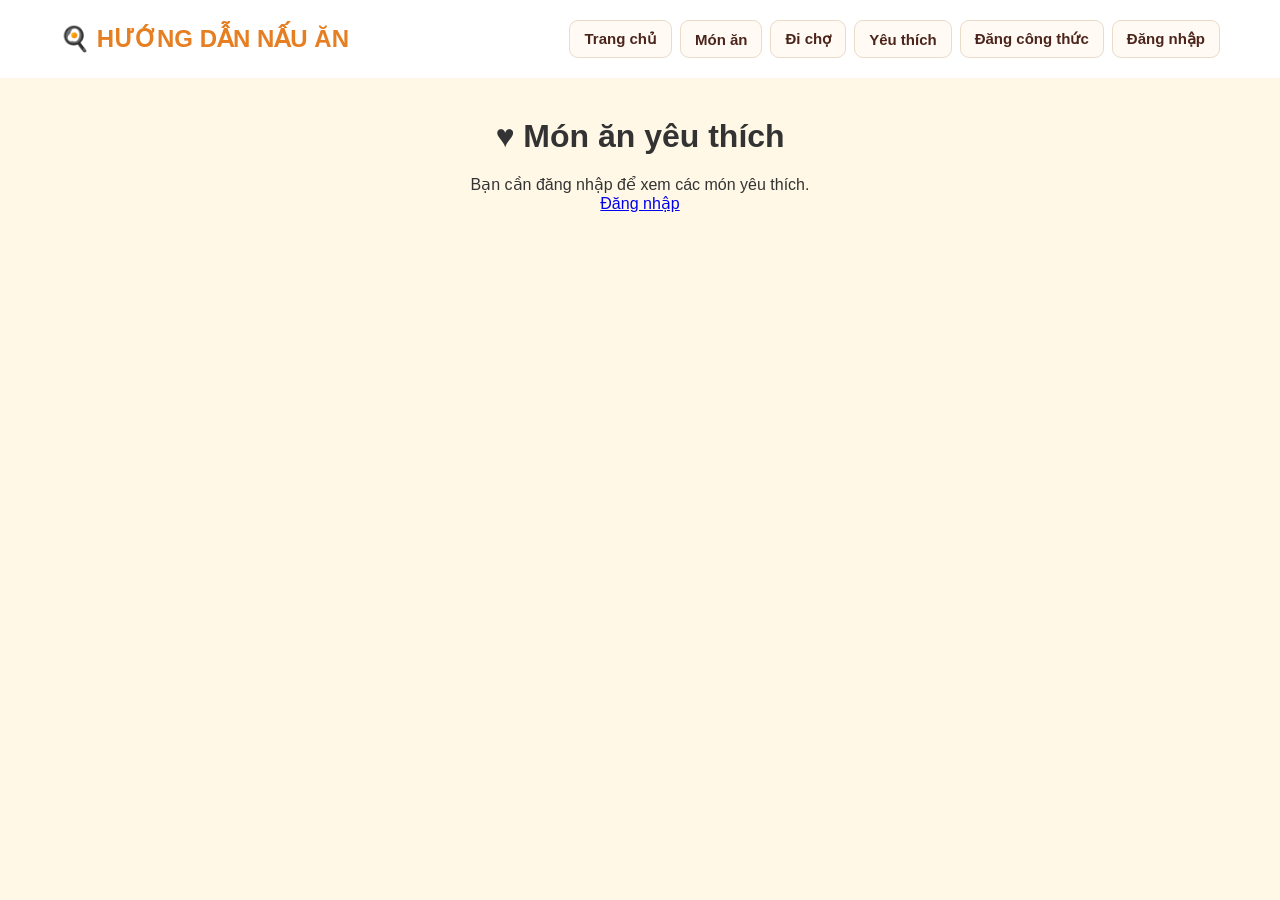
<file: yeu-thich.html>
<!DOCTYPE html>
<html lang="vi">
<head>
    <meta charset="UTF-8">
    <meta name="viewport" content="width=device-width, initial-scale=1.0">
    <title>Yêu thích - Hướng Dẫn Nấu Ăn</title>
    <link rel="stylesheet" href="style.css">

    <style>
        .favorites-page {
            max-width: 1200px;
            margin: 40px auto;
            padding: 0 20px;
        }

        .favorites-page h1 {
            text-align: center;
            margin-bottom: 20px;
        }

        .favorites-status {
            text-align: center;
            margin-bottom: 24px;
        }

        .favorites-list {
            display: grid;
            grid-template-columns: repeat(auto-fit, minmax(250px, 1fr));
            gap: 24px;
        }

        .favorites-list .mon-card {
            width: 100%;
            max-width: 350px;
            margin: 0 auto;
        }

        .favorite-detail-link {
            display: block;
            color: inherit;
            text-decoration: none;
        }

        .favorite-remove {
            margin: 16px;
            padding: 10px 16px;
            border: 0;
            border-radius: 8px;
            background: #a94708;
            color: white;
            cursor: pointer;
        }

        .favorite-remove:disabled {
            opacity: 0.6;
            cursor: wait;
        }

        #favoriteRetry {
            margin: 12px auto;
            display: block;
        }

        #favoriteRetry[hidden],
        #favoriteLogin[hidden] {
            display: none;
        }
    </style>

    <script src="config.js" defer></script>
    <script src="script.js" defer></script>
    <script src="yeu-thich.js" defer></script>
</head>

<body>
    <header>
        <div class="logo">🍳 HƯỚNG DẪN NẤU ĂN</div>

        <nav>
            <a href="index.html">Trang chủ</a>
            <a href="mon-an.html">Món ăn</a>
            <a href="di-cho.html">Đi chợ</a>
            <a href="yeu-thich.html">Yêu thích</a>
            <a href="dang-cong-thuc.html" class="recipe-link">Đăng công thức</a>
            <a href="admin.html" class="admin-link" hidden>Quản trị</a>
            <a href="dang-nhap.html" class="auth-link">Đăng nhập</a>
        </nav>
    </header>

    <main class="favorites-page">
        <h1>♥ Món ăn yêu thích</h1>

        <div class="favorites-status">
            <p id="favoriteStatus" role="status" aria-live="polite">
                Đang tải...
            </p>

            <a id="favoriteLogin" href="dang-nhap.html" hidden>
                Đăng nhập
            </a>

            <button id="favoriteRetry" type="button" hidden>
                Thử lại
            </button>
        </div>

        <section
            id="favoriteList"
            class="favorites-list"
            aria-label="Danh sách món yêu thích"
        ></section>
    </main>
</body>
</html>
</file>
<file: style.css>
* {
    margin: 0;
    padding: 0;
    box-sizing: border-box;
}

body {
    font-family: Arial, sans-serif;
    background-color: #FFF8E7;
    color: #333;
}

/* MENU */
header {
    display: flex;
    justify-content: space-between;
    align-items: center;
    padding: 20px 60px;
    background-color: white;
}

.logo {
    font-size: 24px;
    font-weight: bold;
    color: #E67E22;
}

nav {
    display: flex;
    align-items: center;
    justify-content: flex-end;
    flex-wrap: wrap;
    gap: 8px;
}

nav a {
    display: inline-flex;
    align-items: center;
    justify-content: center;
    min-height: 38px;
    margin-left: 0;
    padding: 8px 14px;
    border: 1px solid #eadbc9;
    border-radius: 9px;
    background: #fffaf4;
    color: #4b251b;
    font-size: 15px;
    font-weight: 600;
    text-decoration: none;
    transition: 0.2s ease;
}

nav a:hover {
    border-color: #e67e22;
    background: #fff0dc;
    color: #a9470b;
    transform: translateY(-1px);
}

nav a.admin-link:not([hidden]) {
    border-color: #d6e4cc;
    background: #f4f8f1;
    color: #365330;
}


/* BANNER */
.banner {
    text-align: center;
    padding: 100px 20px;
    background-color: #F6D7A7;
}

.banner h1 {
    font-size: 40px;
    margin-bottom: 15px;
}

.banner p {
    font-size: 18px;
    margin-bottom: 25px;
}

.banner button {
    padding: 12px 25px;
    border: none;
    border-radius: 8px;
    background-color: #E67E22;
    color: white;
    font-size: 16px;
}

/* =========================
   MÓN ĂN NỔI BẬT
========================= */
.mon-an {
    padding: 55px 5% 70px;
    background-color: #fff8e7;
    text-align: center;
}

/* TIÊU ĐỀ */
.mon-an h2 {
    margin-bottom: 40px;
    font-size: 36px;
    color: #4b251b;
    font-weight: bold;
}

/* DANH SÁCH 3 MÓN */
.danh-sach {
    display: flex;
    justify-content: center;
    align-items: stretch;
    gap: 35px;
    width: 100%;
    max-width: 1400px;
    margin: 0 auto;
}

/* THẺ MÓN ĂN */
.mon {
    width: 32%;
    max-width: 500px;
    background-color: white;
    border-radius: 15px;
    overflow: hidden;
    box-shadow: 0 4px 15px rgba(0, 0, 0, 0.08);
    transition: 0.3s;
}

/* HIỆU ỨNG KHI DI CHUỘT */
.mon:hover {
    transform: translateY(-5px);
    box-shadow: 0 8px 20px rgba(0, 0, 0, 0.15);
}

/* ẢNH */
.anh-mon {
    width: 100%;
    height: 300px;
    overflow: hidden;
}

/* ẢNH BÊN TRONG */
.anh-mon img {
    width: 100%;
    height: 100%;
    object-fit: cover;
    display: block;
    transition: 0.3s;
}

/* PHÓNG TO ẢNH KHI DI CHUỘT */
.mon:hover .anh-mon img {
    transform: scale(1.05);
}

/* THÔNG TIN */
.thong-tin-mon {
    padding: 20px 15px 25px;
}

/* TÊN MÓN */
.thong-tin-mon h3 {
    margin: 0 0 10px;
    font-size: 25px;
    color: #4b251b;
}

/* MÔ TẢ */
.thong-tin-mon p {
    margin: 0;
    font-size: 17px;
    color: #555;
}

/* DANH MỤC */
.danh-muc {
    text-align: center;
    padding: 50px 60px;
    background-color: white;
}

.categories {
    display: flex;
    justify-content: center;
    gap: 20px;
}

.categories div {
    padding: 15px 25px;
    background-color: #FFF8E7;
    border-radius: 8px;
}

/* FOOTER */
.recipe-moderation-note {
    margin: 6px 0 18px;
    padding: 10px 12px;
    border-radius: 8px;
    background: #fff5e6;
    color: #7a4a00;
}

.pending-recipe-card {
    margin: 12px 0;
    padding: 16px;
    border: 1px solid #d7b894;
    border-radius: 10px;
    background: white;
}

.pending-recipe-description {
    color: #555;
}

.pending-recipe-details {
    margin: 16px 0;
    padding: 14px;
    border-radius: 8px;
    background: #fff8ef;
}

.pending-recipe-details h4 {
    margin: 12px 0 6px;
}

.pending-recipe-details ul,
.pending-recipe-details ol {
    margin: 0;
    padding-left: 24px;
}

.pending-recipe-details li {
    margin: 5px 0;
}

.moderation-form {
    display: flex;
    align-items: center;
    flex-wrap: wrap;
    gap: 10px;
}

.moderation-form select,
.moderation-form button {
    padding: 9px;
}

.reject-recipe-button {
    background: #b00020;
}

/* Trang chủ: món nổi bật, theo mùa và bảng xu hướng */
.tieu-de-noi-bat,
.tieu-de-phan-khu {
    max-width: 1400px;
    margin: 0 auto 25px;
}
.tieu-de-noi-bat { display: flex; align-items: flex-end; justify-content: space-between; }
.tieu-de-noi-bat h2 { margin: 8px 0 0; }
.nhan-phan-khu { color: #e67e22; font-weight: 700; text-transform: uppercase; letter-spacing: 1px; font-size: 13px; }
.xem-tat-ca { color: #8a4b08; font-weight: 700; text-decoration: none; }
.noi-bat-kieu-xoay { position: relative; max-width: 1400px; margin: auto; }
.danh-sach-noi-bat { gap: 24px; }
.mon-noi-bat-card { width: calc((100% - 48px) / 3); cursor: pointer; }
.mon-noi-bat-card .anh-mon { height: 230px; }
.tuy-chon-mon { color: #d96b00; font-size: 13px; font-weight: 700; }
.xem-cong-thuc { display: inline-block; margin-top: 10px; color: #a94708; font-weight: 700; }
.nut-chuyen-mon { position: absolute; top: 40%; z-index: 2; width: 44px; height: 44px; border: 0; border-radius: 50%; background: white; color: #a94708; font-size: 36px; line-height: 36px; box-shadow: 0 4px 16px rgba(0,0,0,.18); cursor: pointer; }
.nut-truoc { left: -22px; }
.nut-sau { right: -22px; }
.cham-chuyen-mon { display: flex; justify-content: center; gap: 8px; margin-top: 22px; }
.cham-noi-bat { width: 9px; height: 9px; padding: 0; border: 0; border-radius: 50%; background: #d6c5af; cursor: pointer; }
.cham-noi-bat.active { width: 28px; border-radius: 10px; background: #e67e22; }
.mon-an-theo-mua { padding: 65px 5%; background: #fff; text-align: center; }
.tieu-de-phan-khu h2 { margin: 8px 0 10px; color: #4b251b; font-size: 34px; }
.tieu-de-phan-khu p { color: #715f54; }
.luoi-mon-theo-mua { max-width: 1400px; margin: 30px auto 0; display: grid; grid-template-columns: repeat(4, 1fr); gap: 20px; }
.the-theo-mua { min-height: 220px; padding: 25px; border-radius: 18px; background: #fff8e7; color: #4b251b; text-decoration: none; text-align: left; box-shadow: 0 5px 18px rgba(75,37,27,.07); transition: transform .2s; }
.the-theo-mua:hover { transform: translateY(-6px); }
.the-theo-mua:nth-child(2) { background: #edf8e9; }
.the-theo-mua:nth-child(3) { background: #fff0e6; }
.the-theo-mua:nth-child(4) { background: #eaf1f8; }
.the-theo-mua .icon-mua { font-size: 38px; }
.the-theo-mua span { display: block; margin-top: 18px; color: #e67e22; font-size: 13px; font-weight: 700; }
.the-theo-mua h3 { margin: 8px 0; font-size: 23px; }
.the-theo-mua p { min-height: 40px; color: #76665b; }
.the-theo-mua strong { color: #a94708; }
.bang-mon-noi-bat { padding: 65px 5%; background: #fff8e7; }
.bang-mon-noi-bat .tieu-de-phan-khu { text-align: center; }
.khung-bang-noi-bat { max-width: 1100px; margin: 0 auto; overflow-x: auto; border-radius: 16px; background: white; box-shadow: 0 6px 24px rgba(75,37,27,.09); }
.khung-bang-noi-bat table { width: 100%; border-collapse: collapse; }
.khung-bang-noi-bat th, .khung-bang-noi-bat td { padding: 15px 18px; border-bottom: 1px solid #eee4d7; text-align: left; }
.khung-bang-noi-bat th { background: #4b251b; color: white; }
.mon-trong-bang { display: flex; align-items: center; gap: 12px; min-width: 220px; }
.mon-trong-bang img { width: 58px; height: 48px; object-fit: cover; border-radius: 8px; }
.hang-xep-hang { display: inline-grid; place-items: center; width: 32px; height: 32px; border-radius: 50%; background: #fff0d9; color: #a94708; font-weight: 800; }
.khung-bang-noi-bat td a { color: #a94708; font-weight: 700; white-space: nowrap; }
.thong-bao-trong { margin: 12px 18px; color: #777; }

@media (max-width: 900px) {
    .mon-noi-bat-card { width: calc((100% - 24px) / 2); }
    .mon-noi-bat-card:nth-child(3) { display: none; }
    .luoi-mon-theo-mua { grid-template-columns: repeat(2, 1fr); }
}
@media (max-width: 600px) {
    .tieu-de-noi-bat { align-items: flex-start; gap: 15px; }
    .xem-tat-ca { white-space: nowrap; }
    .mon-noi-bat-card { width: 100%; }
    .mon-noi-bat-card:nth-child(n+2) { display: none; }
    .nut-truoc { left: -10px; }
    .nut-sau { right: -10px; }
    .luoi-mon-theo-mua { grid-template-columns: 1fr; }
}

footer {
    text-align: center;
    padding: 30px;
    background-color: #333;
    color: white;
}

/* BANNER TUẦN NÀY */
.banner-tuan {
    max-width: 1100px;
    margin: 40px auto 0;
    padding: 30px 40px;
    display: flex;
    justify-content: space-between;
    align-items: center;
    background-color: #FFF3D6;
    border-radius: 15px;
    text-align: left;
}

.banner-noi-dung h2 {
    font-size: 32px;
    margin-bottom: 10px;
}

.banner-noi-dung p {
    font-size: 20px;
    margin-bottom: 15px;
}

.banner-noi-dung button {
    background-color: #E67E22;
    color: white;
    border: none;
    border-radius: 8px;
    padding: 12px 25px;
    font-size: 17px;
    font-weight: bold;
}

.banner-mon-an {
    width: 350px;
}

.banner-mon-an img {
    width: 100%;
    height: 220px;
    object-fit: cover;
    border-radius: 15px;
}

/* =========================
   HỘP GỢI Ý MÓN ĂN
========================= */
.hop-goi-y {
    display: none;
    position: fixed;
    top: 0;
    left: 0;
    width: 100%;
    height: 100%;
    background-color: rgba(0, 0, 0, 0.5);
    justify-content: center;
    align-items: center;
    z-index: 1000;
}

/* NỘI DUNG */
.noi-dung-goi-y {
    position: relative;
    width: 850px;
    max-width: 90%;
    padding: 35px;
    background-color: #fff8e7;
    border-radius: 20px;
    text-align: center;
}

/* TIÊU ĐỀ */
.noi-dung-goi-y h2 {
    margin-bottom: 10px;
    font-size: 30px;
    color: #4b251b;
}

/* MÔ TẢ */
.mo-ta {
    margin-bottom: 25px;
    color: #666;
    font-size: 16px;
}

/* DANH SÁCH */
.goi-y-mon {
    display: flex;
    justify-content: center;
    gap: 20px;
}

/* CARD */
.goi-y-card {
    width: 30%;
    background-color: white;
    border-radius: 12px;
    overflow: hidden;
    box-shadow: 0 3px 10px rgba(0, 0, 0, 0.1);
}

/* ẢNH */
.goi-y-card img {
    width: 100%;
    height: 150px;
    object-fit: cover;
}

/* TÊN */
.goi-y-card h3 {
    margin: 12px 0 5px;
    color: #4b251b;
}

/* THỜI GIAN */
.goi-y-card p {
    margin-bottom: 15px;
    color: #777;
}

/* NÚT ĐÓNG */
.nut-dong {
    margin-top: 25px;
    padding: 10px 25px;
    border: none;
    border-radius: 8px;
    background-color: #e67e22;
    color: white;
    font-size: 16px;
    cursor: pointer;
}

/* DẤU X */
.dong {
    position: absolute;
    top: 15px;
    right: 25px;
    font-size: 30px;
    cursor: pointer;
    color: #555;
}

/* =========================
   TRANG MÓN ĂN
========================= */
.tieu-de-trang {
    text-align: center;
    padding: 60px 20px 40px;
    background-color: #fff8e7;
}

.tieu-de-trang h1 {
    font-size: 38px;
    color: #4b251b;
    margin-bottom: 10px;
}

.tieu-de-trang p {
    font-size: 18px;
    color: #666;
}

/* DANH SÁCH MÓN */
.danh-sach-mon {
    padding: 40px 6% 70px;
    background-color: #fff8e7;
    display: flex;
    flex-wrap: wrap;
    justify-content: center;
    gap: 30px;
}

/* CARD MÓN */
.mon-card {
    width: 280px;
    box-sizing: border-box;
    background-color: white;
    border-radius: 15px;
    overflow: hidden;
    text-align: center;
    box-shadow: 0 4px 12px rgba(0,0,0,0.1);
}

.mon-card img {
    display: block;
    width: 100%;
    height: 200px;
    object-fit: cover;
}

.mon-card h2 {
    color: #4b251b;
    margin: 15px 0 8px;
}

.mon-card p {
    color: #666;
    padding: 0 15px;
}

.mon-card span {
    display: inline-block;
    margin: 10px 0 20px;
    padding: 6px 12px;
    background-color: #ffe0b2;
    border-radius: 20px;
    color: #8a4b08;
}

/* =========================
   DANH MỤC
========================= */
.danh-muc {
    display: flex;
    justify-content: center;
    align-items: stretch;
    gap: 30px;
    flex-wrap: wrap;
    padding: 40px 20px;
}

/* CARD DANH MỤC */
.danh-muc-card {
    width: 260px;
    padding: 30px 20px;
    background-color: #fff8e7;
    border-radius: 15px;
    text-align: center;
    box-shadow: 0 4px 12px rgba(0,0,0,0.1);
}

.danh-muc-card .icon {
    font-size: 55px;
    margin-bottom: 10px;
}

.danh-muc-card h2 {
    color: #4b251b;
    margin-bottom: 10px;
}

.danh-muc-card p {
    color: #666;
}

.danh-muc-card {
    display: block;
    text-decoration: none;
    color: inherit;
    cursor: pointer;
    transition: 0.3s;
}

.danh-muc-card:hover {
    transform: translateY(-8px);
    box-shadow: 0 8px 18px rgba(0, 0, 0, 0.15);
}
/* ===== TÌM KIẾM MÓN ĂN ===== */

[hidden] {
    display: none !important;
}

.khu-tim-kiem {
    padding: 40px 20px 0;
    text-align: center;
}

.khu-tim-kiem h1 {
    color: #4b251b;
    font-size: clamp(26px, 4vw, 36px);
}

.khung-tim-kiem {
    width: 100%;
    max-width: 760px;
    margin: 25px auto;
    text-align: left;
}

.khung-tim-kiem label {
    display: block;
    margin-bottom: 10px;
    font-weight: bold;
    color: #4b251b;
}

.hang-tim-kiem {
    display: flex;
    gap: 10px;
}

.hang-tim-kiem input {
    flex: 1;
    min-width: 0;
    padding: 14px 18px;
    border: 1px solid #d7b894;
    border-radius: 10px;
    background: white;
    font: inherit;
}

.ghi-chu-tim-kiem {
    margin: 8px 0 0;
    color: #65513f;
    font-size: 14px;
    line-height: 1.5;
}

.khung-tim-kiem button {
    padding: 13px 22px;
    border: none;
    border-radius: 10px;
    background: #a9470b;
    color: white;
    font: inherit;
    font-weight: bold;
    cursor: pointer;
    transition: background 0.2s;
}

.khung-tim-kiem button:hover {
    background: #873807;
}

.khung-tim-kiem :focus-visible {
    outline: 3px solid #8a4b08;
    outline-offset: 3px;
}

.khung-tim-kiem .goi-y-tim-kiem {
    margin: 10px 0 0;
    color: #65513f;
    font-size: 14px;
    line-height: 1.5;
}

.hang-bo-loc {
    display: flex;
    align-items: center;
    flex-wrap: wrap;
    gap: 12px;
    margin-top: 18px;
}

.hang-bo-loc label {
    margin-bottom: 0;
}

.hang-bo-loc select {
    min-width: 0;
    padding: 12px;
    border: 1px solid #d7b894;
    border-radius: 10px;
    background: white;
    color: #333;
    font: inherit;
}

.khung-tim-kiem .nut-xoa {
    background: #ffead2;
    color: #873807;
}

.khung-tim-kiem .nut-xoa:hover {
    background: #ffdbb1;
}

#soKetQua {
    color: #65513f;
    line-height: 1.6;
    overflow-wrap: anywhere;
}

#khongCoKetQua {
    max-width: 760px;
    margin: 25px auto;
    padding: 35px 20px;
    border-radius: 15px;
    background: white;
}

#khongCoKetQua h2 {
    margin-bottom: 12px;
    color: #4b251b;
}

#khongCoKetQua p {
    color: #666;
}

@media (max-width: 600px) {
    .hang-tim-kiem {
        flex-direction: column;
    }

    .hang-tim-kiem input,
    .hang-tim-kiem button {
        width: 100%;
    }

    .hang-bo-loc select {
        flex: 1;
    }

    .hang-bo-loc .nut-xoa {
        width: 100%;
    }
}
.mon-card,
.mon,
.goi-y-card {
    cursor: pointer;
}
/* =========================
   TRANG CHI TIẾT MÓN ĂN
========================= */

.chi-tiet-mon {
    max-width: 1250px;
    margin: 0 auto;
    padding: 35px 25px 70px;
    display: grid;
    grid-template-columns: minmax(0, 1.6fr) minmax(300px, 0.75fr);
    column-gap: 35px;
    row-gap: 0;
}

.nut-quay-lai {
    grid-column: 1 / -1;
    justify-self: start;
    display: inline-block;
    margin-bottom: 25px;
    color: #a9470b;
    font-weight: bold;
    text-decoration: none;
}

.nut-quay-lai:hover {
    text-decoration: underline;
}

.chi-tiet-dau-trang {
    display: contents;
}

.cot-trai-mon {
    grid-column: 1;
    min-width: 0;
}

.chi-tiet-thong-tin {
    grid-column: 2;
    grid-row: 1 / span 2;
}

.chi-tiet-anh {
    grid-column: 1;
    grid-row: 1;
    width: 100%;
    height: 460px;
    display: flex;
    justify-content: center;
    align-items: center;
    overflow: hidden;
    background: #fff;
    border-radius: 20px;
}

.chi-tiet-anh img {
    width: 100%;
    height: 100%;
    object-fit: contain;
    object-position: center;
}

.cot-trai-mon {
    min-width: 0;
}

.nguyen-lieu-ben-duoi-anh {
    margin-top: 0;
}

.chi-tiet-anh img {
    display: block;
    width: 100%;
    height: 460px;
    object-fit: cover;
}

.chi-tiet-thong-tin {
   align-self: start;
   min-width: 0;
   padding: 24px;
    border: 1px solid #f0c7a3;
    border-radius: 20px;
    background: white;
    box-shadow: 0 8px 25px rgba(75, 37, 27, 0.08);
}

.nhan-danh-muc {
   display: block;
   width: max-content;
   max-width: 100%;
   padding: 7px 13px;
   margin-bottom: 10px;
    border-radius: 20px;
    background: #ffead2;
    color: #a9470b;
    font-size: 14px;
    font-weight: bold;
}

.chi-tiet-thong-tin h1 {
    clear: both;
   margin: 8px 0 10px;
    color: #4b251b;
    font-size: clamp(28px, 3vw, 38px);
    line-height: 1.15;
    overflow-wrap: anywhere;
}

.chi-tiet-thong-tin > p {
   margin-bottom: 0;
   color: #65513f;
   font-size: 15px;
   line-height: 1.45;
}

.bo-chon-khau-phan {
   margin: 14px 0;
   padding: 12px;
    border-radius: 10px;
    background: #fff8f0;
}

.bo-chon-khau-phan label {
    display: block;
   margin-bottom: 7px;
   font-size: 14px;
   font-weight: 700;
}

.bo-chon-khau-phan > div {
    display: flex;
    gap: 8px;
}

.bo-chon-khau-phan select {
    flex: 1;
   min-width: 90px;
   height: 38px;
   padding: 7px;
}

.bo-chon-khau-phan button {
    width: 38px;
    border: 0;
    border-radius: 8px;
    background: #a94708;
    color: #fff;
    font-size: 20px;
    cursor: pointer;
}

.bo-chon-khau-phan small {
    display: block;
   margin-top: 7px;
    color: #65513f;
   font-size: 12px;
   line-height: 1.35;
}

.thong-so-mon {
    display: grid;
    grid-template-columns: repeat(3, 1fr);
   gap: 6px;
   margin: 14px 0;
   padding: 14px 7px;
    border-radius: 14px;
    background: #fff8e7;
    text-align: center;
}

.thong-so-mon div {
    display: flex;
    flex-direction: column;
    gap: 7px;
    padding: 0 7px;
}

.thong-so-mon strong {
    color: #a9470b;
    font-size: 14px;
}

.thong-so-mon span {
    color: #333;
    font-size: 15px;
    font-weight: bold;
}

.nut-yeu-thich {
    width: 100%;
   min-height: 42px;
   padding: 10px 14px;
   font-size: 14px;
    border: 1px solid #e67e22;
    border-radius: 10px;
    background: white;
    color: #a9470b;
    font-size: 14px;
    font-weight: bold;
    cursor: pointer;
    transition: 0.25s;
}

.nut-yeu-thich:hover {
    background: #a9470b;
    color: white;
}

.nut-xoa-cong-thuc {
    width: 100%;
   margin-top: 10px;
   padding: 10px 14px;
    border: none;
    border-radius: 10px;
    background: #b00020;
    color: white;
    font-size: 15px;
    font-weight: bold;
    cursor: pointer;
}

.nut-xoa-cong-thuc:hover {
    background: #8d0018;
}

.recipe-card {
    position: relative;
}

.recipe-card-actions {
    display: flex;
    justify-content: flex-end;
    gap: 8px;
    padding: 0 12px 14px;
}

.delete-recipe-btn {
    border: none;
    border-radius: 8px;
    background: #b00020;
    color: white;
    padding: 8px 10px;
    font-size: 12px;
    cursor: pointer;
}

.edit-recipe-btn {
    display: inline-block;
    border-radius: 8px;
    background: #4b7043;
    color: white;
    padding: 8px 10px;
    font-size: 12px;
    text-decoration: none;
}

.delete-recipe-btn:hover {
    background: #8d0018;
}

.edit-recipe-btn:hover {
    background: #365330;
}

.recipe-owner-actions:not([hidden]) {
    display: grid;
   gap: 7px;
   margin-top: 10px;
}

.nut-sua-cong-thuc {
    display: block;
   padding: 10px 14px;
    border-radius: 10px;
    background: #4b7043;
    color: white;
    font-weight: bold;
    text-align: center;
    text-decoration: none;
}

.nut-sua-cong-thuc:hover {
    background: #365330;
}

.noi-dung-cong-thuc {
    grid-column: 1;
    grid-row: 2;
    width: 100%;
    max-width: none;
    margin-top: 25px;
}

.noi-dung-cong-thuc > .khoi-noi-dung:first-child {
    margin-top: 0;
}

.khoi-noi-dung {
    margin-bottom: 25px;
    padding: 28px 30px;
    border-radius: 16px;
    background: white;
    box-shadow: 0 5px 18px rgba(75, 37, 27, 0.08);
}

.khoi-noi-dung h2 {
    margin-bottom: 18px;
    color: #4b251b;
    font-size: 26px;
}

.khoi-noi-dung ul,
.khoi-noi-dung ol {
    padding-left: 25px;
}

.khoi-noi-dung li {
    margin-bottom: 12px;
    color: #3e342c;
    font-size: 16px;
    line-height: 1.6;
}

.video-chua-co {
    color: #65513f;
    font-style: italic;
}

/* Giao diện điện thoại */
@media (max-width: 800px) {
    .chi-tiet-mon {
        padding: 25px 16px 50px;
        grid-template-columns: 1fr;
        row-gap: 22px;
    }

    .cot-trai-mon,
    .chi-tiet-anh,
    .chi-tiet-thong-tin,
    .noi-dung-cong-thuc {
        grid-column: 1;
        grid-row: auto;
    }

    .chi-tiet-anh img {
        height: 300px;
    }

    .nguyen-lieu-ben-duoi-anh {
        margin-top: 18px;
        padding: 22px;
    }

    .chi-tiet-thong-tin {
        padding: 22px;
    }

    .thong-so-mon {
        grid-template-columns: 1fr;
        text-align: left;
        padding: 15px;
    }

    .thong-so-mon div {
        flex-direction: row;
        justify-content: space-between;
        padding: 10px 0;
        border-bottom: 1px solid #f0dfcc;
    }

    .thong-so-mon div:last-child {
        border-bottom: none;
    }

    .khoi-noi-dung {
        padding: 22px;
    }
}
#khungVideo {
    overflow: hidden;
    border-radius: 14px;
    background: #1d1d1d;
    aspect-ratio: 16 / 9;
}

#khungVideo iframe {
    display: block;
    width: 100%;
    height: 100%;
    border: 0;
}

.auth-page {
    display: flex;
    justify-content: center;
    align-items: center;
    min-height: calc(100vh - 120px);
    padding: 40px 20px;
    background: #fff8e7;
}

.auth-card {
    width: 100%;
    max-width: 520px;
    background: #fff;
    border-radius: 20px;
    box-shadow: 0 10px 30px rgba(0, 0, 0, 0.08);
    padding: 35px 30px;
}

.wide-card {
    max-width: 700px;
}

.auth-card h1 {
    font-size: 36px;
    color: #4b251b;
    margin-bottom: 8px;
    text-align: center;
}

.auth-subtitle {
    color: #666;
    text-align: center;
    margin-bottom: 25px;
}

.auth-mode {
    display: flex;
    gap: 8px;
    margin-bottom: 22px;
}

.auth-mode button {
    flex: 1;
    padding: 10px;
    border: 1px solid #e2b77d;
    border-radius: 8px;
    background: #fffdf8;
    color: #4b251b;
    font: inherit;
    font-weight: bold;
    cursor: pointer;
}

.auth-mode button[aria-pressed="true"] {
    border-color: #e67e22;
    background: #e67e22;
    color: white;
}

.form-box {
    display: flex;
    flex-direction: column;
    gap: 12px;
}

.form-box label {
    font-weight: bold;
    color: #4b251b;
}

.form-box input,
.form-box select,
.form-box textarea {
    width: 100%;
    padding: 12px 14px;
    border: 1px solid #e2b77d;
    border-radius: 10px;
    background: #fffdf8;
    font: inherit;
}

.form-box textarea {
    resize: vertical;
}

.form-box button {
    margin-top: 12px;
    padding: 14px 18px;
    border: none;
    border-radius: 10px;
    background: #e67e22;
    color: white;
    font-weight: bold;
    cursor: pointer;
}

.form-box button:hover {
    background: #c96512;
}

.form-message {
    margin-top: 18px;
    min-height: 22px;
    text-align: center;
    font-weight: bold;
}

.demo-account {
    margin-top: 16px;
    color: #65513f;
    text-align: center;
}

@media (max-width: 600px) {
    .auth-card {
        padding: 25px 18px;
    }

    .auth-card h1 {
        font-size: 28px;
    }
}
.recipe-card {
    display: flex;
    flex-direction: column;
}

.recipe-card-actions {
    margin-top: auto;
}

.recipe-card > span {
    align-self: center;
}
</file>
